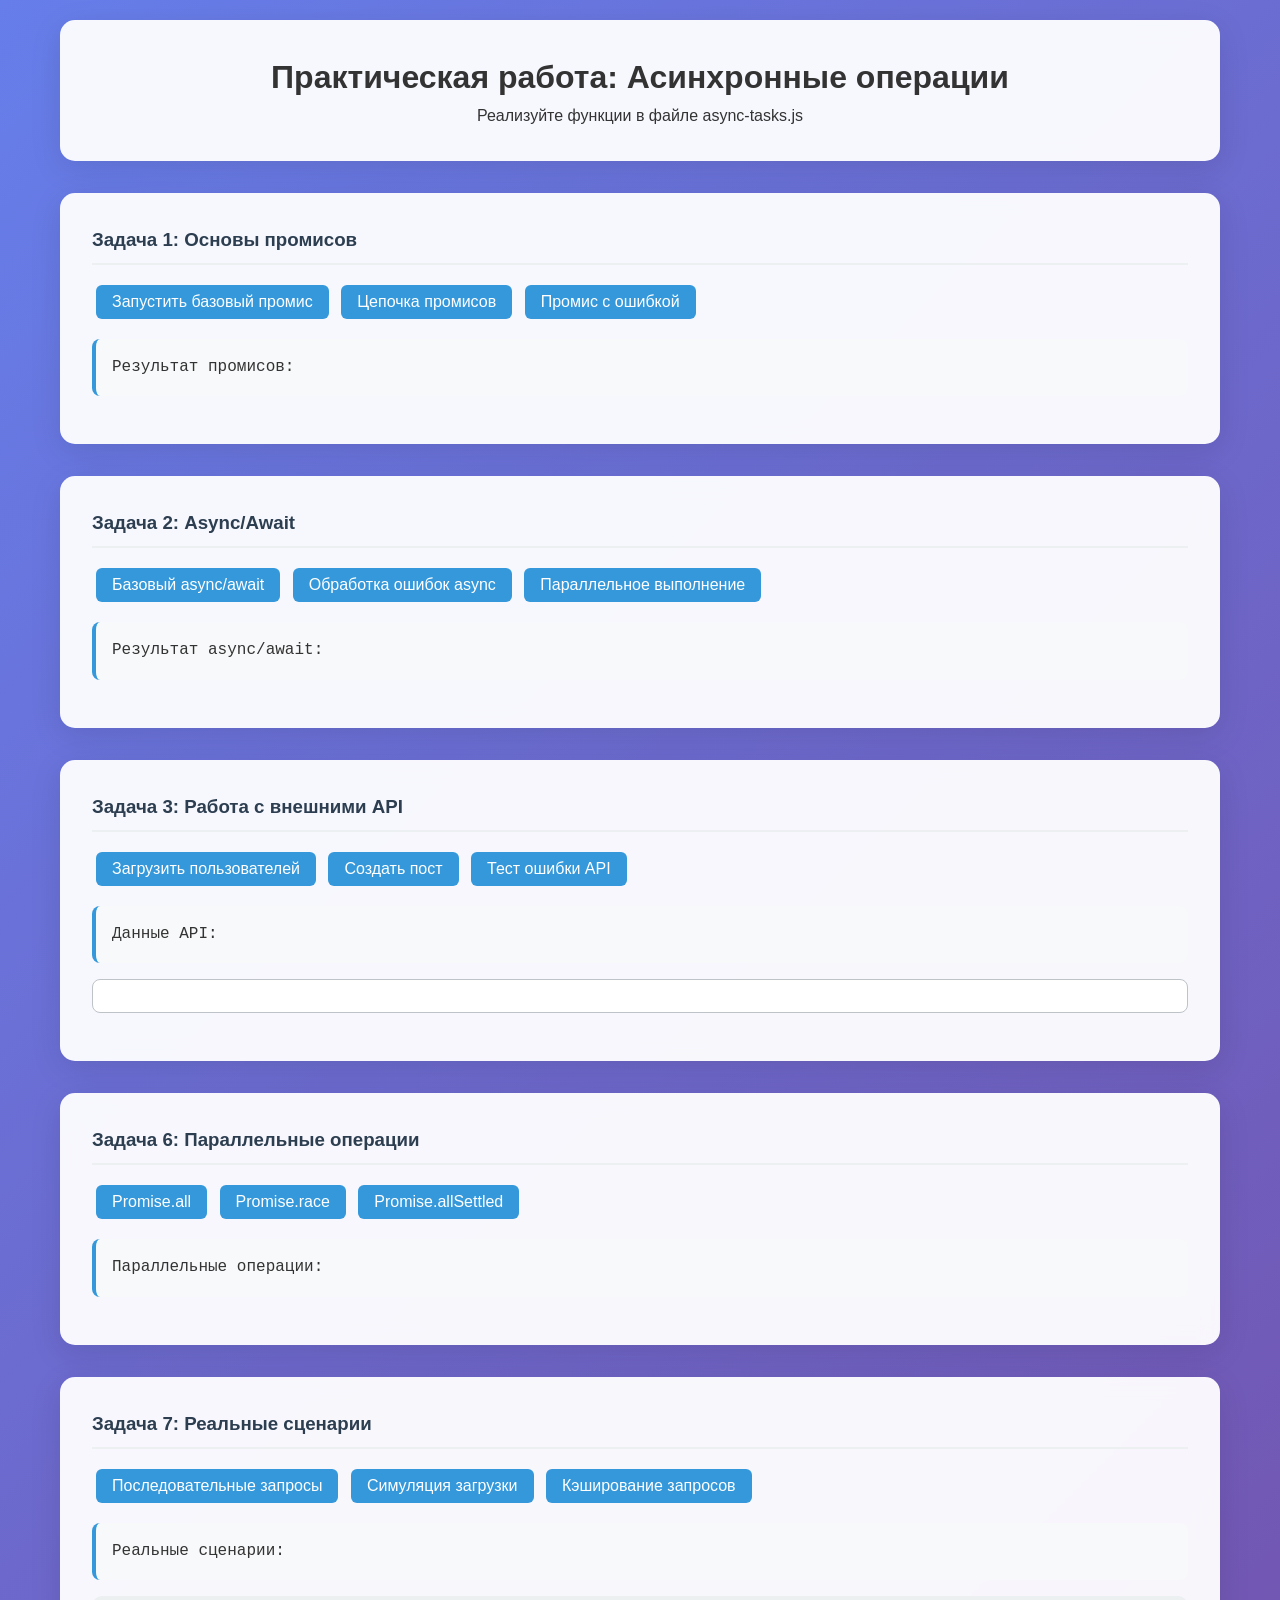
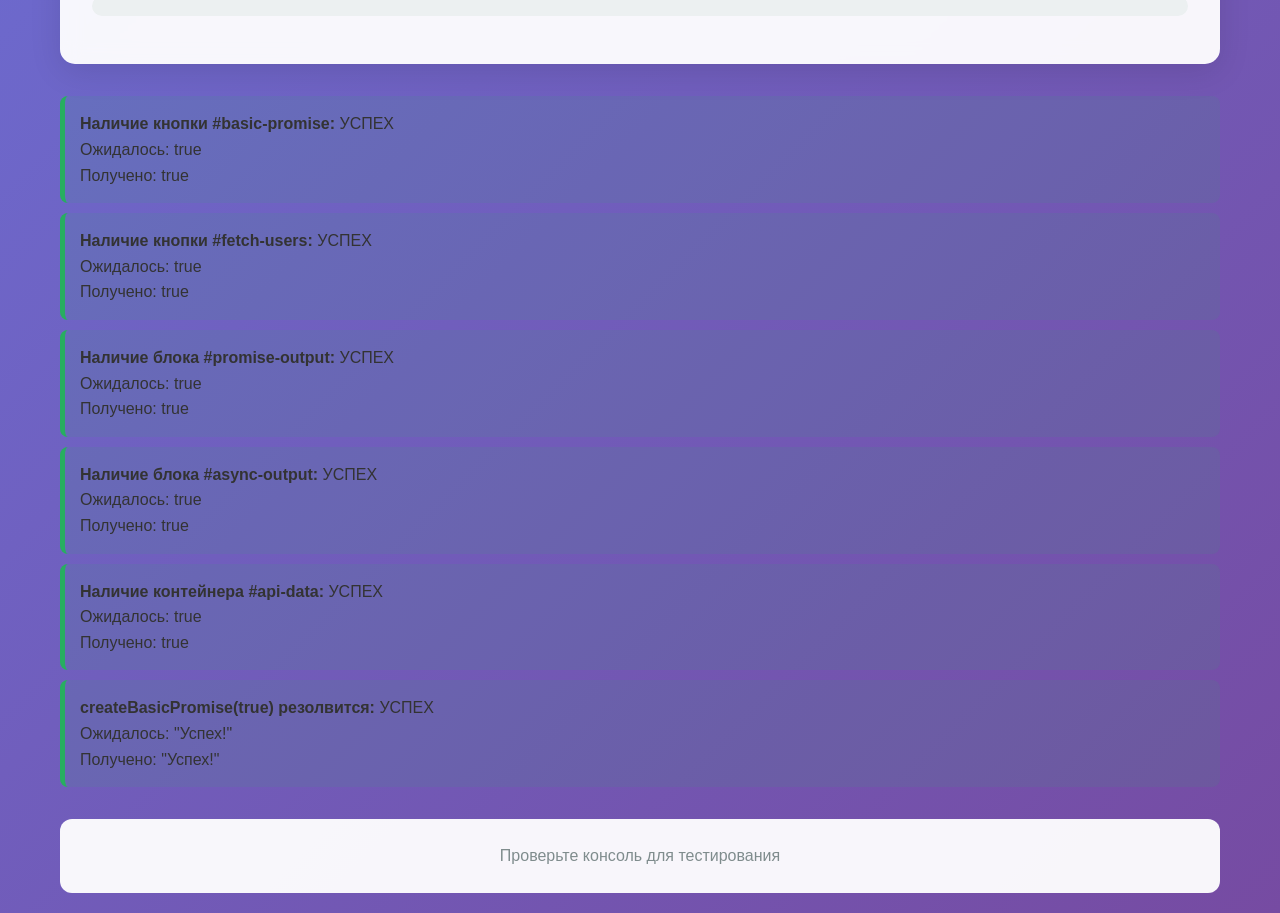
<file: async_operations/index.html>
<!DOCTYPE html>
<html lang="ru">
<head>
    <meta charset="UTF-8">
    <meta name="viewport" content="width=device-width, initial-scale=1.0">
    <title>Асинхронные операции JavaScript</title>
    <link rel="stylesheet" href="styles.css">
</head>
<body>
    <div class="container">
        <header id="main-header">
            <h1>Практическая работа: Асинхронные операции</h1>
            <p>Реализуйте функции в файле async-tasks.js</p>
        </header>

        <section id="tasks-section">
            <div class="task-area" id="task1">
                <h3>Задача 1: Основы промисов</h3>
                <div class="promise-demo">
                    <button id="basic-promise">Запустить базовый промис</button>
                    <button id="promise-chain">Цепочка промисов</button>
                    <button id="promise-error">Промис с ошибкой</button>
                    <div id="promise-output" class="output">Результат промисов: </div>
                </div>
            </div>

            <div class="task-area" id="task2">
                <h3>Задача 2: Async/Await</h3>
                <div class="async-demo">
                    <button id="basic-async">Базовый async/await</button>
                    <button id="async-error">Обработка ошибок async</button>
                    <button id="async-parallel">Параллельное выполнение</button>
                    <div id="async-output" class="output">Результат async/await: </div>
                </div>
            </div>

            <div class="task-area" id="task3">
                <h3>Задача 3: Работа с внешними API</h3>
                <div class="api-demo">
                    <button id="fetch-users">Загрузить пользователей</button>
                    <button id="fetch-post">Создать пост</button>
                    <button id="fetch-error">Тест ошибки API</button>
                    <div id="api-output" class="output">Данные API: </div>
                    <div id="api-data" class="data-container"></div>
                </div>
            </div>

            <div class="task-area" id="task6">
                <h3>Задача 6: Параллельные операции</h3>
                <div class="parallel-demo">
                    <button id="promise-all">Promise.all</button>
                    <button id="promise-race">Promise.race</button>
                    <button id="promise-allSettled">Promise.allSettled</button>
                    <div id="parallel-output" class="output">Параллельные операции: </div>
                </div>
            </div>

            <div class="task-area" id="task7">
                <h3>Задача 7: Реальные сценарии</h3>
                <div class="real-scenarios">
                    <button id="sequential-requests">Последовательные запросы</button>
                    <button id="upload-simulation">Симуляция загрузки</button>
                    <button id="cache-requests">Кэширование запросов</button>
                    <div id="scenario-output" class="output">Реальные сценарии: </div>
                    <div class="progress-bar">
                        <div class="progress-fill" id="progress-fill"></div>
                    </div>
                </div>
            </div>
        </section>

        <footer id="main-footer">
            <p>Проверьте консоль для тестирования</p>
        </footer>
    </div>

    <script src="async-tasks.js"></script>
    <script src="async-tests.js"></script>
</body>
</html>
</file>
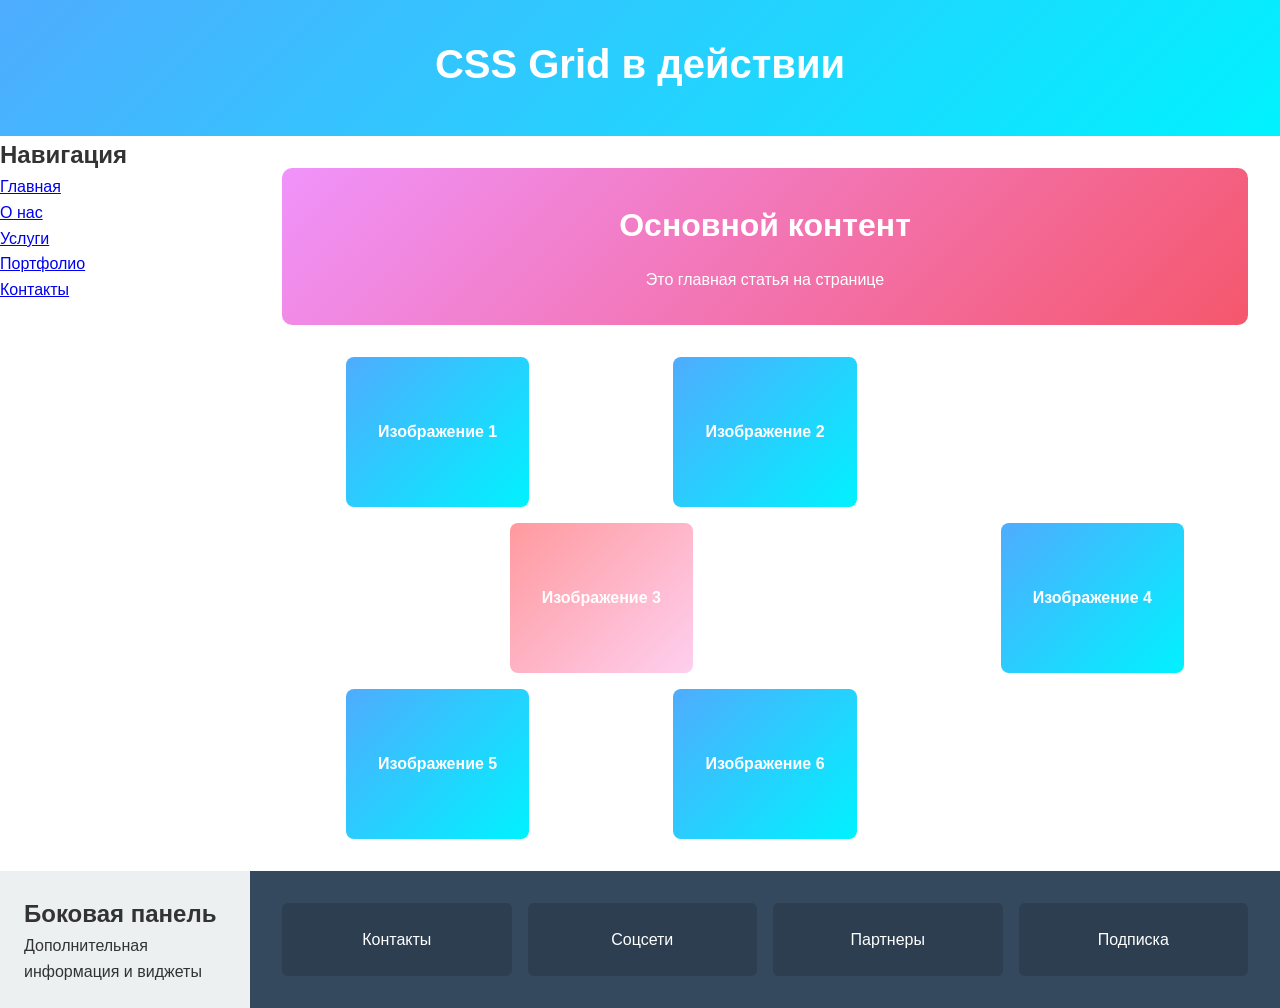
<file: css_grid_practice/index.html>
<!DOCTYPE html>
<html lang="ru">
<head>
    <meta charset="UTF-8">
    <meta name="viewport" content="width=device-width, initial-scale=1.0">
    <title>CSS Grid Layout</title>
    <link rel="stylesheet" href="reset.css">
    <link rel="stylesheet" href="styles.css">
</head>
<body>
    <div class="grid-container">
        <header class="header">
            <h1>CSS Grid в действии</h1>
        </header>
        
        <nav class="navigation">
            <h2>Навигация</h2>
            <ul>
                <li><a href="#">Главная</a></li>
                <li><a href="#">О нас</a></li>
                <li><a href="#">Услуги</a></li>
                <li><a href="#">Портфолио</a></li>
                <li><a href="#">Контакты</a></li>
            </ul>
        </nav>

        <main class="main-content">
            <article class="featured">
                <h2>Основной контент</h2>
                <p>Это главная статья на странице</p>
            </article>
            
            <section class="gallery">
                <div class="gallery-item">Изображение 1</div>
                <div class="gallery-item">Изображение 2</div>
                <div class="gallery-item">Изображение 3</div>
                <div class="gallery-item">Изображение 4</div>
                <div class="gallery-item">Изображение 5</div>
                <div class="gallery-item">Изображение 6</div>
            </section>
        </main>

        <aside class="sidebar">
            <h2>Боковая панель</h2>
            <p>Дополнительная информация и виджеты</p>
        </aside>

        <footer class="footer">
            <div class="footer-section">Контакты</div>
            <div class="footer-section">Соцсети</div>
            <div class="footer-section">Партнеры</div>
            <div class="footer-section">Подписка</div>
        </footer>
    </div>
</body>
</html>
</file>
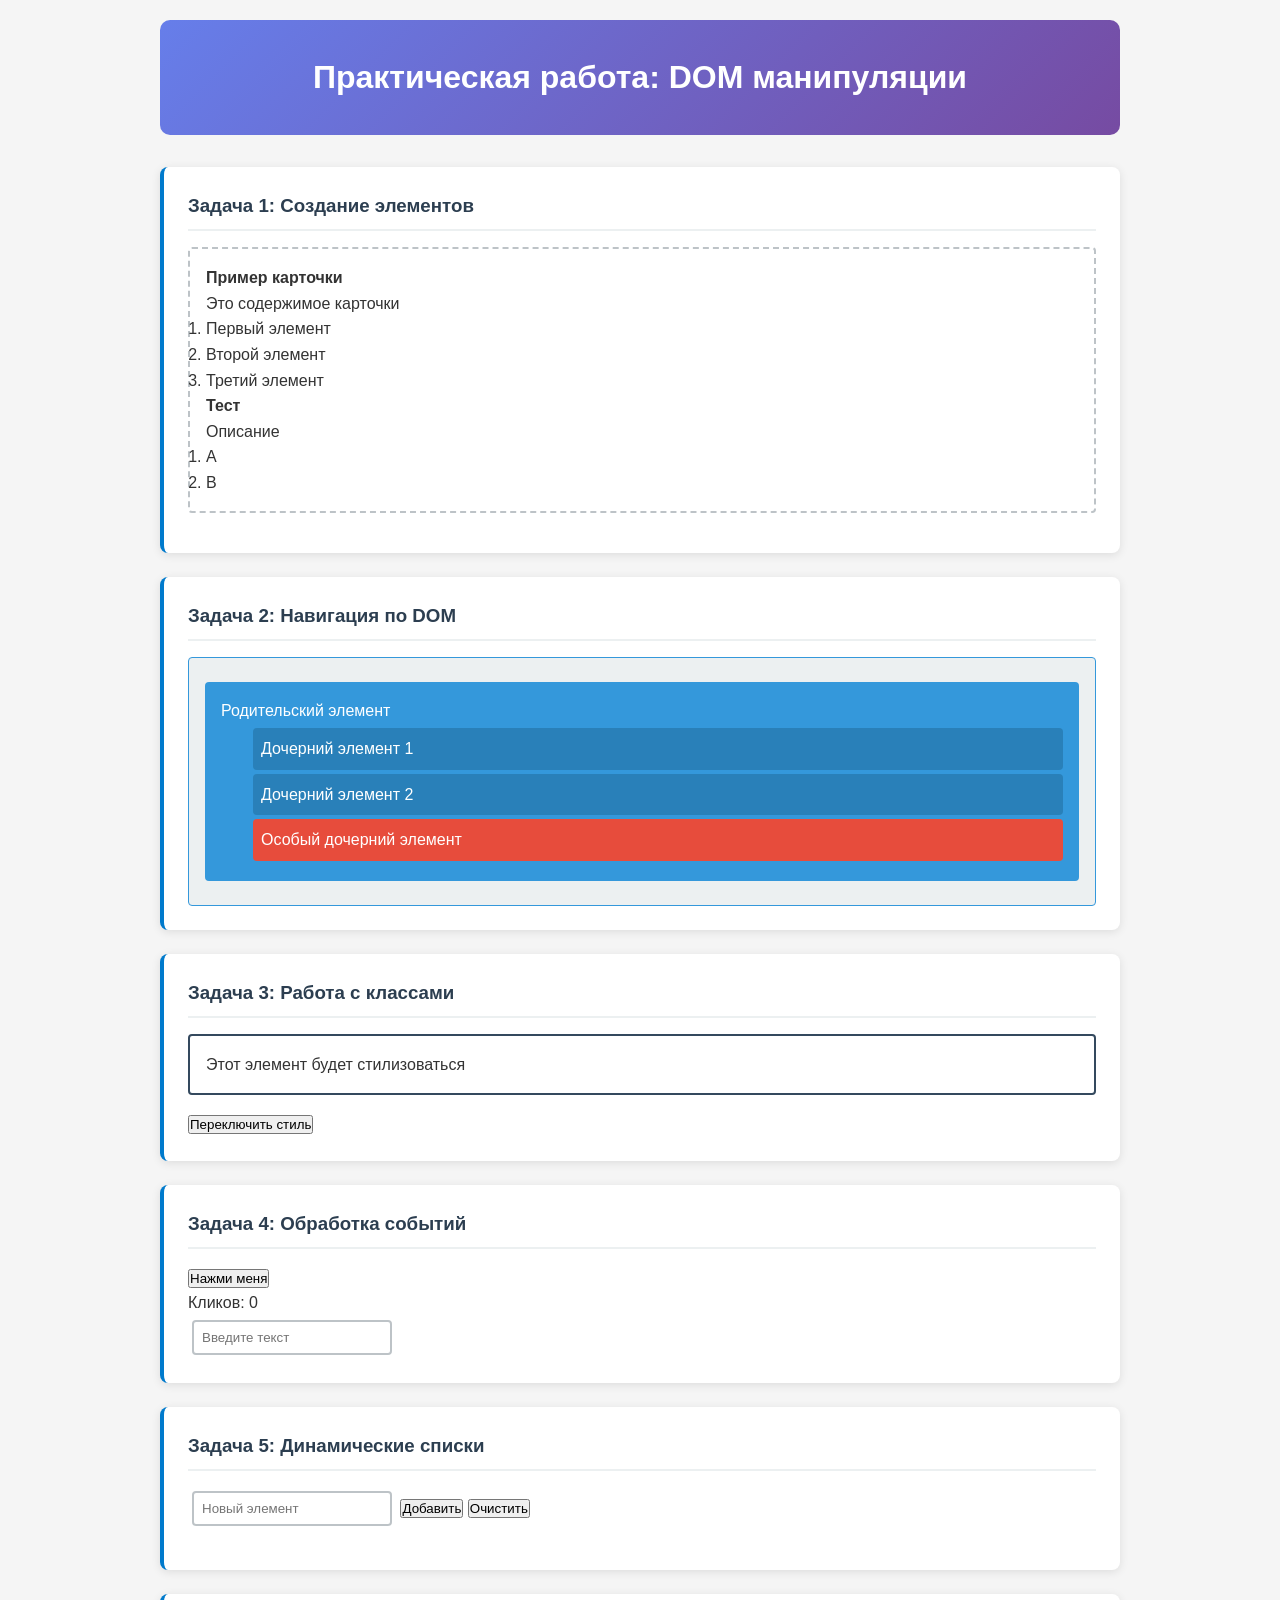
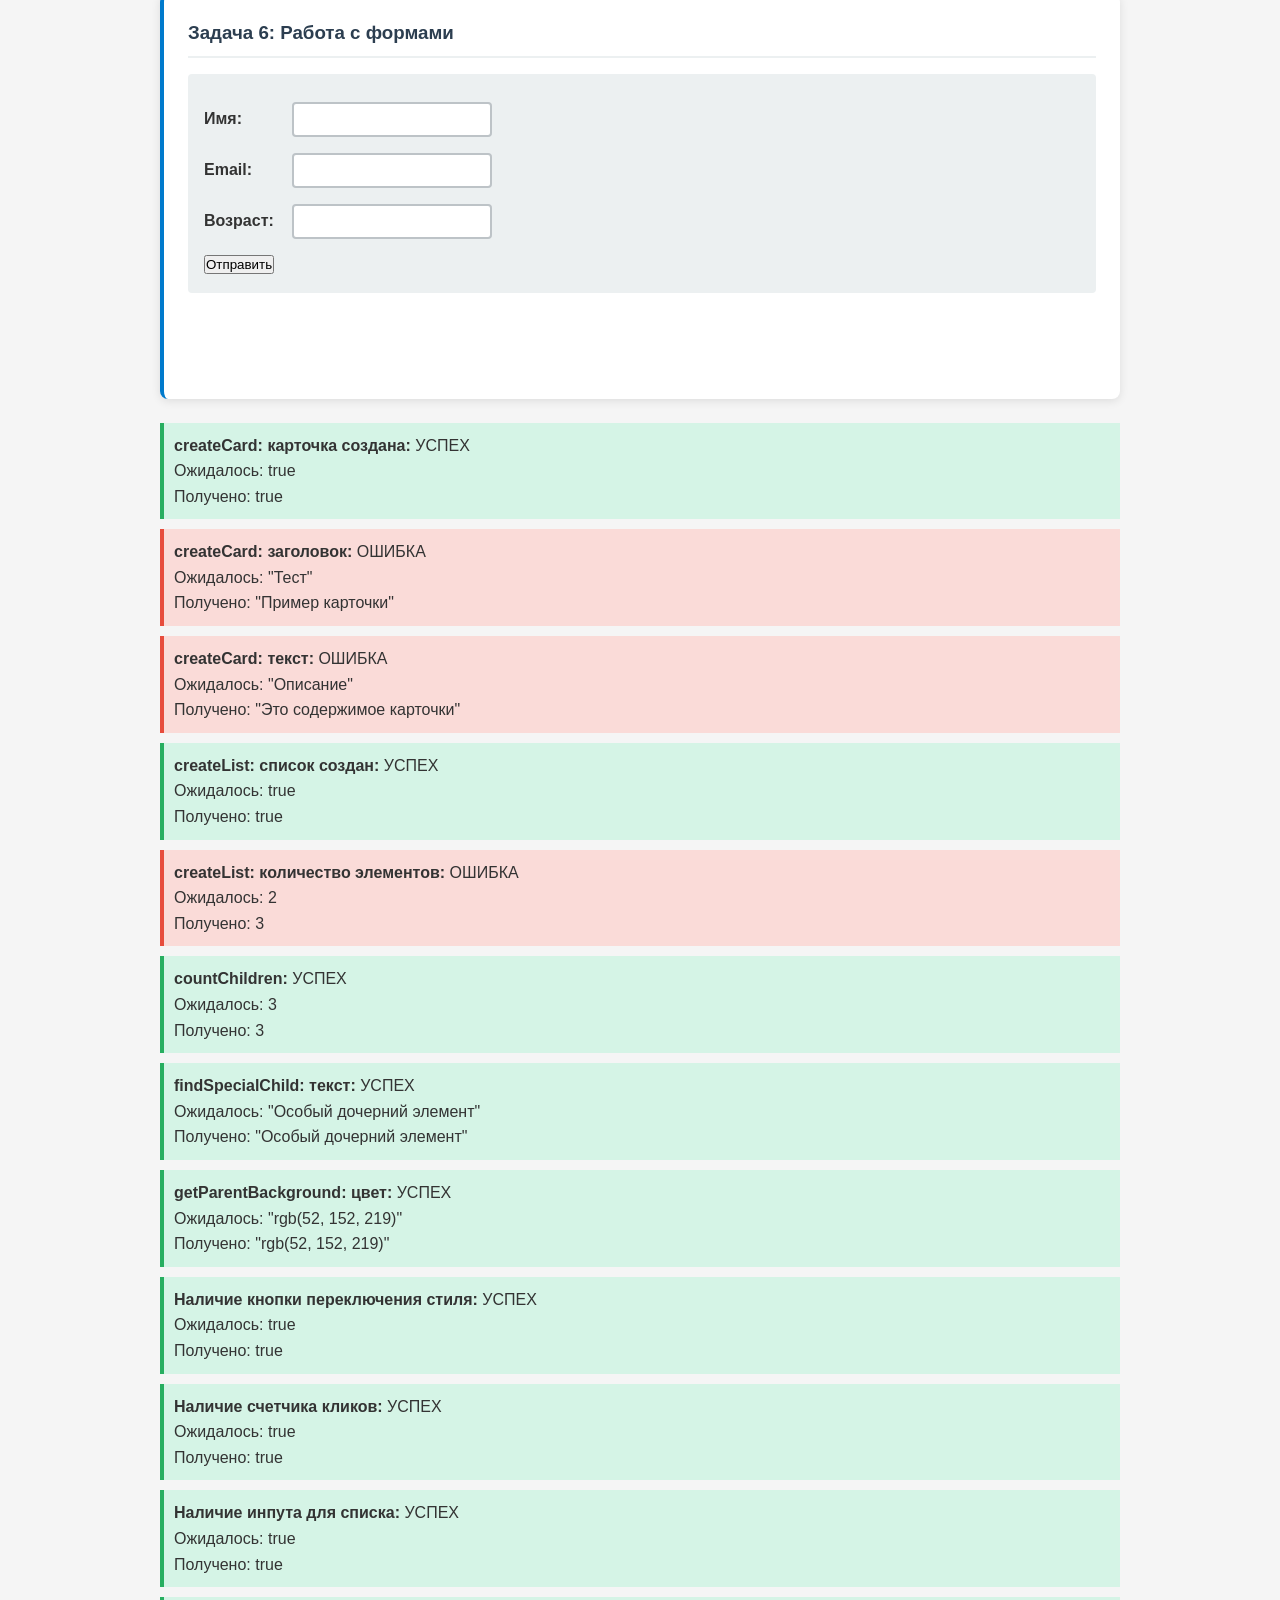
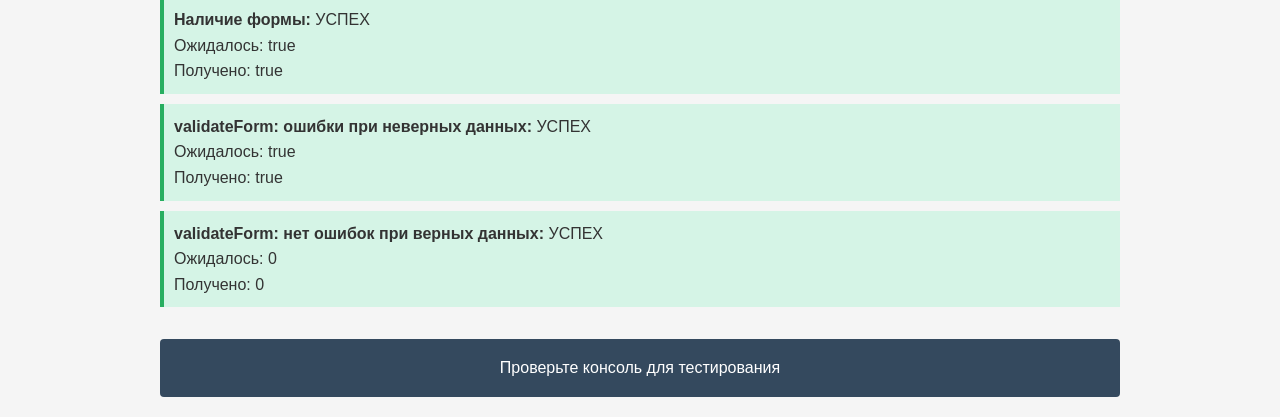
<file: dom_manipulation/index.html>
<!DOCTYPE html>
<html lang="ru">
<head>
    <meta charset="UTF-8">
    <meta name="viewport" content="width=device-width, initial-scale=1.0">
    <title>DOM манипуляции</title>
    <link rel="stylesheet" href="styles.css">
</head>
<body>
    <div class="container">
        <header id="main-header">
            <h1>Практическая работа: DOM манипуляции</h1>
        </header>

        <section id="tasks-section">
            <div class="task-area" id="task1">
                <h3>Задача 1: Создание элементов</h3>
                <div class="target" id="target1"></div>
            </div>

            <div class="task-area" id="task2">
                <h3>Задача 2: Навигация по DOM</h3>
                <div class="family-tree">
                    <div class="parent" id="parent-element">
                        Родительский элемент
                        <div class="child">Дочерний элемент 1</div>
                        <div class="child">Дочерний элемент 2</div>
                        <div class="child special">Особый дочерний элемент</div>
                    </div>
                </div>
            </div>

            <div class="task-area" id="task3">
                <h3>Задача 3: Работа с классами</h3>
                <div class="style-demo" id="style-target">
                    Этот элемент будет стилизоваться
                </div>
                <button id="toggle-style">Переключить стиль</button>
            </div>

            <div class="task-area" id="task4">
                <h3>Задача 4: Обработка событий</h3>
                <div class="event-area">
                    <button id="click-btn">Нажми меня</button>
                    <div id="click-counter">Кликов: 0</div>
                    <input type="text" id="text-input" placeholder="Введите текст">
                    <div id="input-display"></div>
                </div>
            </div>

            <div class="task-area" id="task5">
                <h3>Задача 5: Динамические списки</h3>
                <div class="list-controls">
                    <input type="text" id="item-input" placeholder="Новый элемент">
                    <button id="add-item">Добавить</button>
                    <button id="clear-list">Очистить</button>
                </div>
                <ul id="dynamic-list"></ul>
            </div>

            <div class="task-area" id="task6">
                <h3>Задача 6: Работа с формами</h3>
                <form id="user-form">
                    <div>
                        <label for="user-name">Имя:</label>
                        <input type="text" id="user-name" required>
                    </div>
                    <div>
                        <label for="user-email">Email:</label>
                        <input type="email" id="user-email" required>
                    </div>
                    <div>
                        <label for="user-age">Возраст:</label>
                        <input type="number" id="user-age" min="1" max="120">
                    </div>
                    <button type="submit">Отправить</button>
                </form>
                <div id="form-output"></div>
            </div>
        </section>

        <footer id="main-footer">
            <p>Проверьте консоль для тестирования</p>
        </footer>
    </div>

    <script src="dom-tasks.js"></script>
    <script src="dom-tests.js"></script>
</body>
</html>
</file>
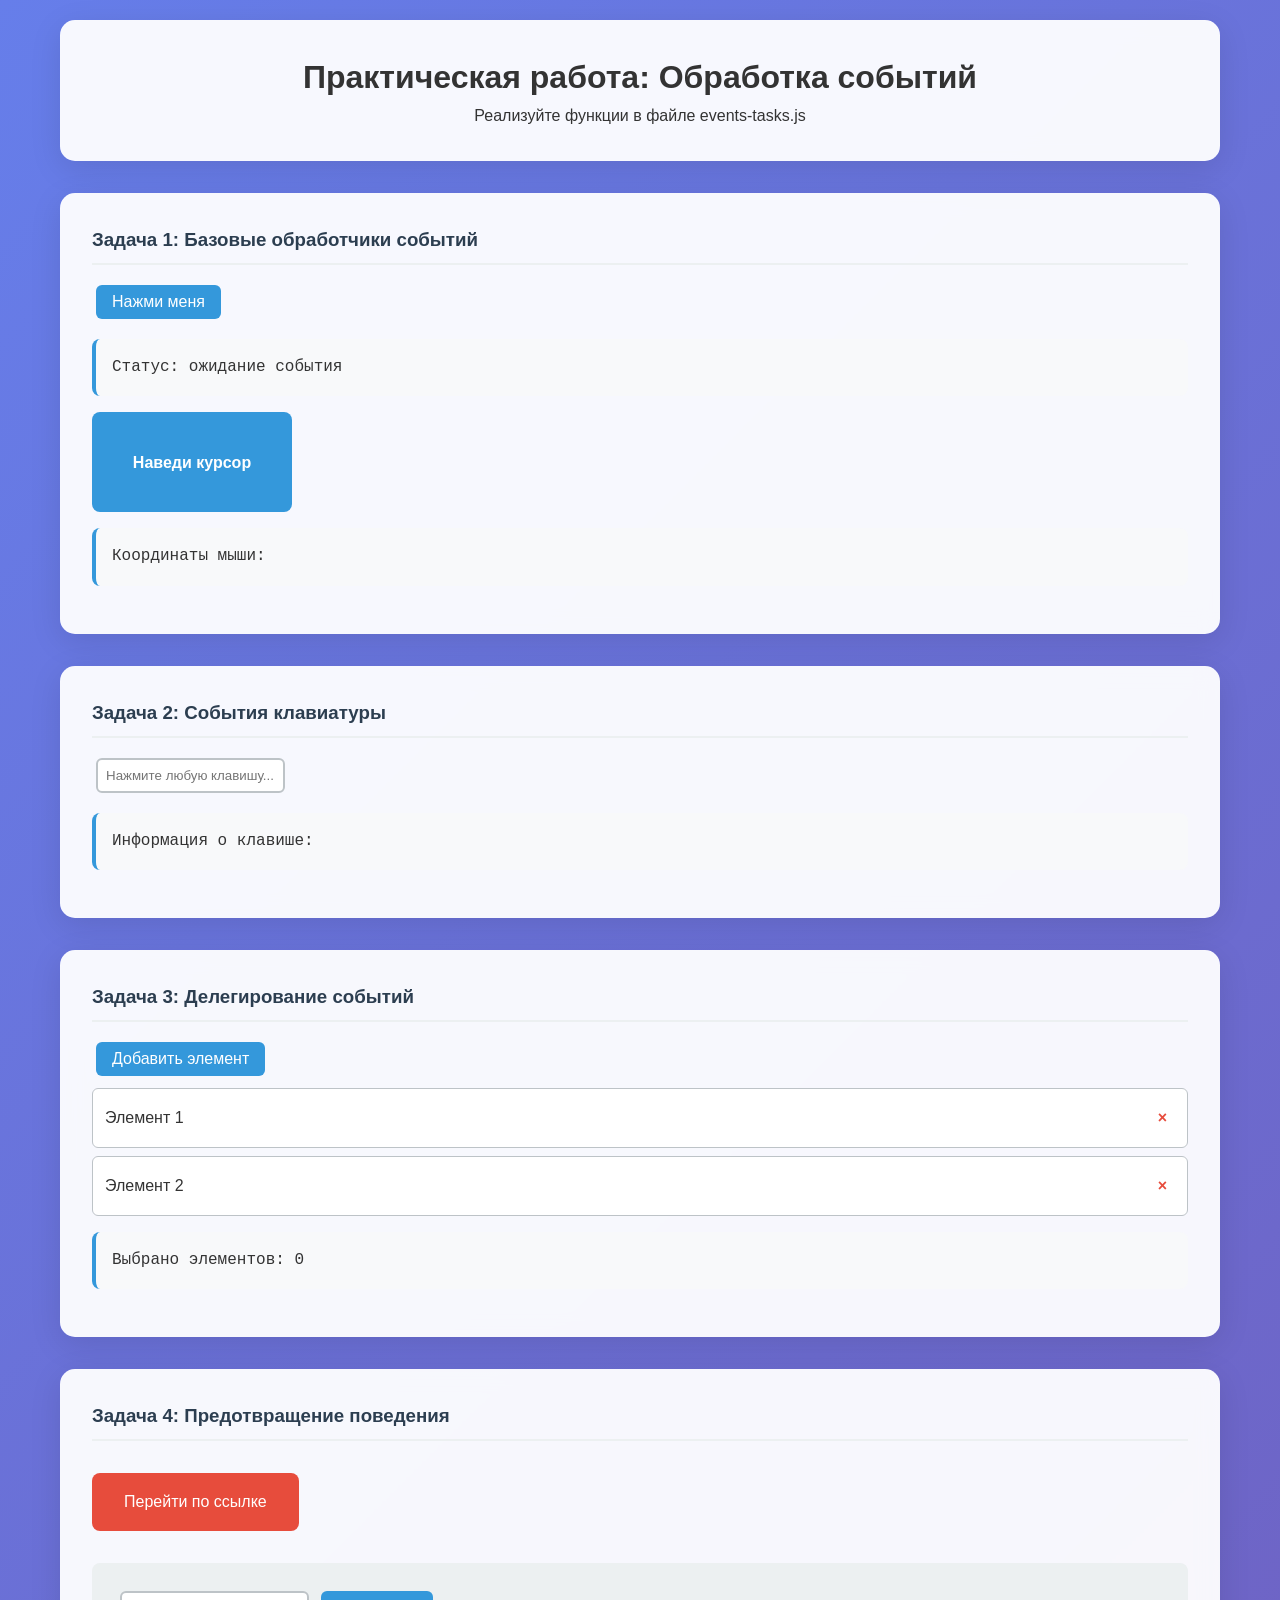
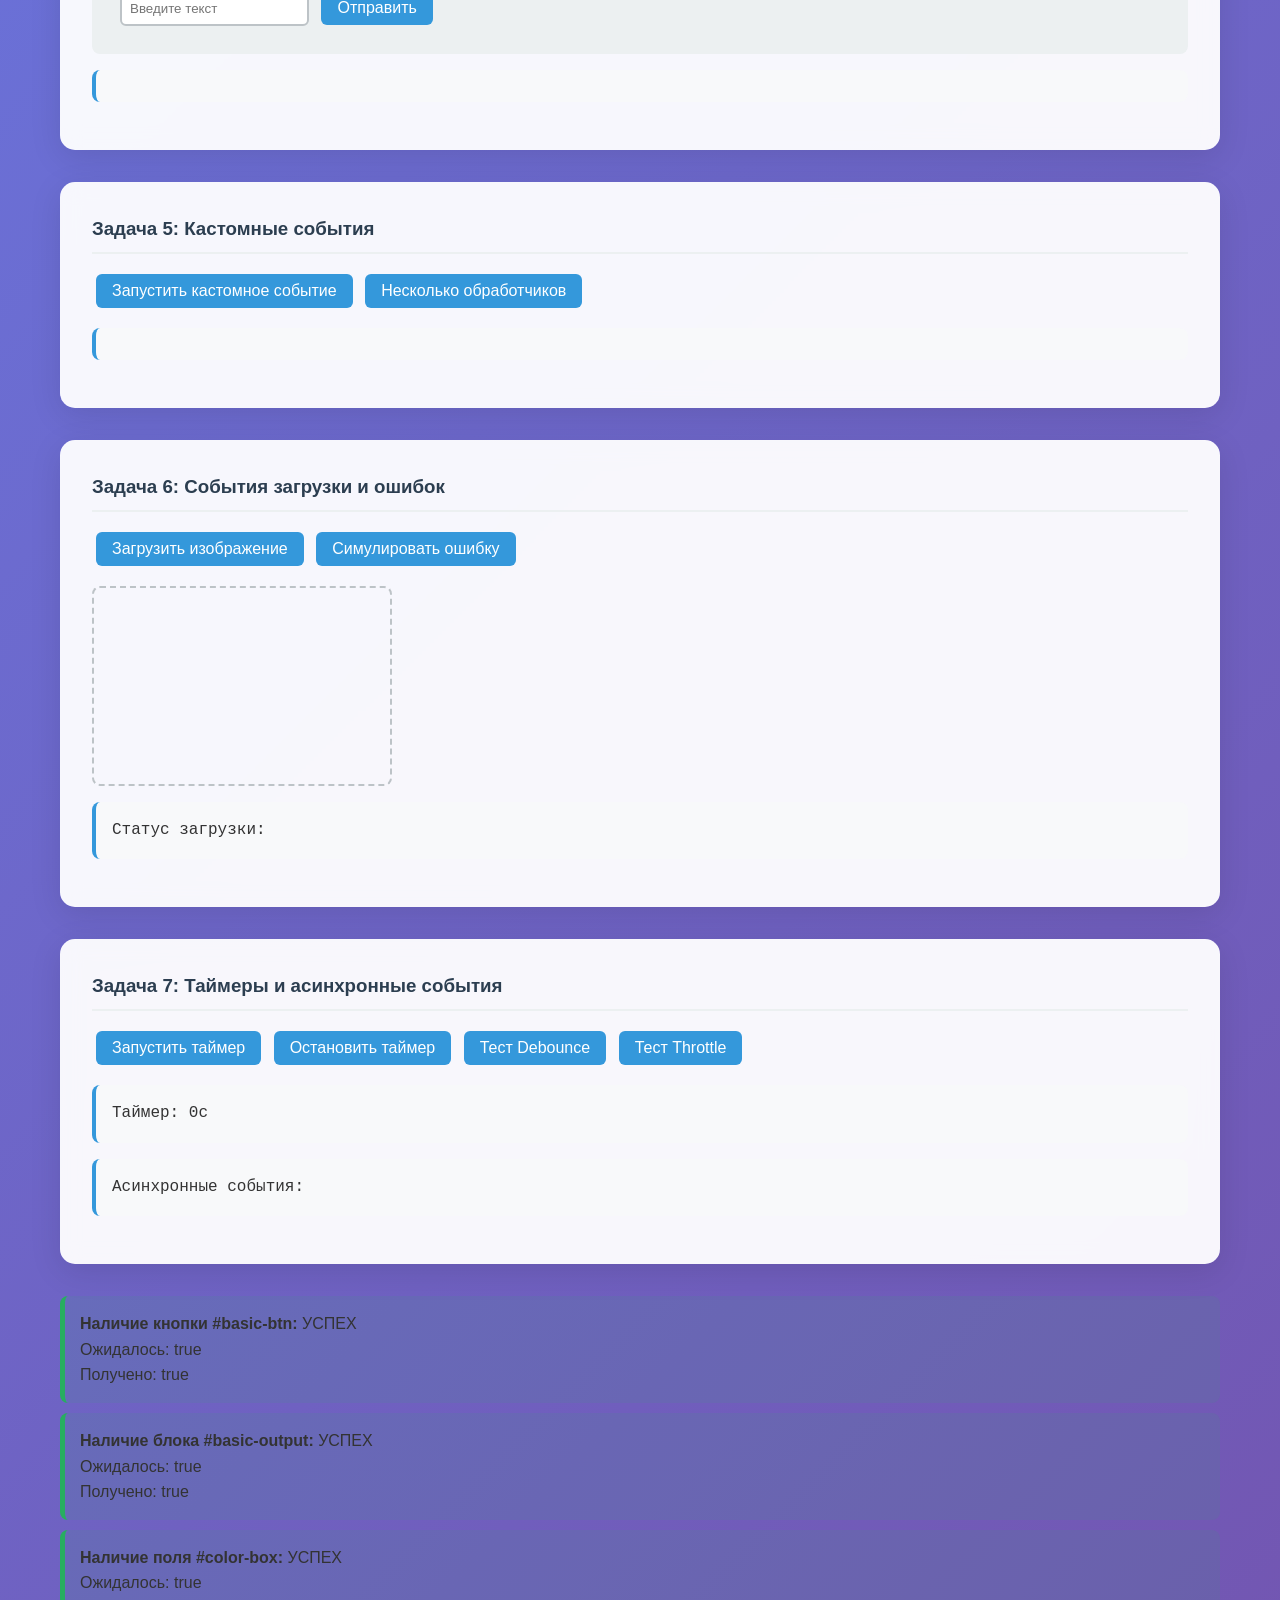
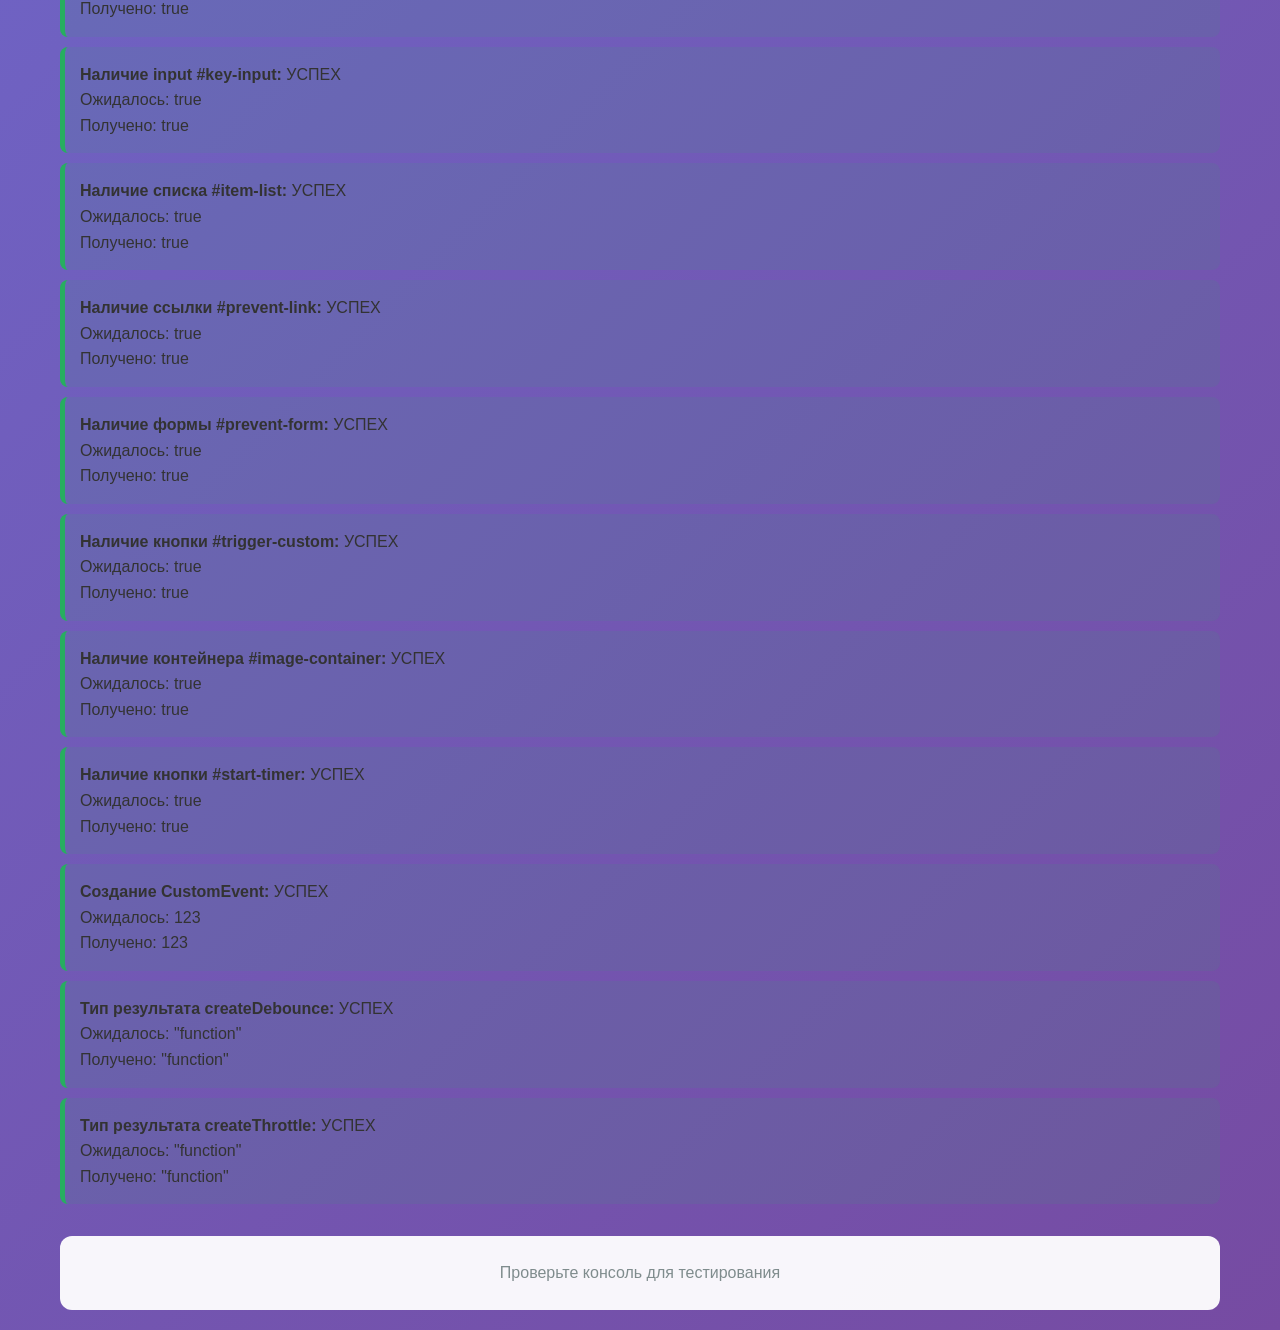
<file: event_handling/index.html>
<!DOCTYPE html>
<html lang="ru">
<head>
    <meta charset="UTF-8">
    <meta name="viewport" content="width=device-width, initial-scale=1.0">
    <title>Обработка событий JavaScript</title>
    <link rel="stylesheet" href="styles.css">
</head>
<body>
    <div class="container">
        <header id="main-header">
            <h1>Практическая работа: Обработка событий</h1>
            <p>Реализуйте функции в файле events-tasks.js</p>
        </header>

        <section id="tasks-section">
            <div class="task-area" id="task1">
                <h3>Задача 1: Базовые обработчики событий</h3>
                <div class="event-demo">
                    <button id="basic-btn">Нажми меня</button>
                    <div id="basic-output" class="output">Статус: ожидание события</div>
                    <div class="color-box" id="color-box">Наведи курсор</div>
                    <div id="mouse-output" class="output">Координаты мыши: </div>
                </div>
            </div>

            <div class="task-area" id="task2">
                <h3>Задача 2: События клавиатуры</h3>
                <div class="keyboard-demo">
                    <input type="text" id="key-input" placeholder="Нажмите любую клавишу...">
                    <div id="key-output" class="output">Информация о клавише: </div>
                </div>
            </div>

            <div class="task-area" id="task3">
                <h3>Задача 3: Делегирование событий</h3>
                <div class="delegation-demo">
                    <button id="add-item-btn">Добавить элемент</button>
                    <ul id="item-list">
                        <li class="item" data-id="1">Элемент 1 <span class="delete">×</span></li>
                        <li class="item" data-id="2">Элемент 2 <span class="delete">×</span></li>
                    </ul>
                    <div id="delegation-output" class="output">Выбрано элементов: 0</div>
                </div>
            </div>

            <div class="task-area" id="task4">
                <h3>Задача 4: Предотвращение поведения</h3>
                <div class="prevention-demo">
                    <a href="https://example.com" id="prevent-link" class="prevent-link">Перейти по ссылке</a>
                    <form id="prevent-form" class="prevent-form">
                        <input type="text" id="prevent-input" placeholder="Введите текст">
                        <button type="submit">Отправить</button>
                    </form>
                    <div id="prevention-output" class="output"></div>
                </div>
            </div>

            <div class="task-area" id="task5">
                <h3>Задача 5: Кастомные события</h3>
                <div class="custom-demo">
                    <button id="trigger-custom">Запустить кастомное событие</button>
                    <button id="multiple-listeners">Несколько обработчиков</button>
                    <div id="custom-output" class="output"></div>
                </div>
            </div>

            <div class="task-area" id="task6">
                <h3>Задача 6: События загрузки и ошибок</h3>
                <div class="loading-demo">
                    <button id="load-image">Загрузить изображение</button>
                    <button id="load-error">Симулировать ошибку</button>
                    <div id="image-container" class="image-container"></div>
                    <div id="loading-output" class="output">Статус загрузки: </div>
                </div>
            </div>

            <div class="task-area" id="task7">
                <h3>Задача 7: Таймеры и асинхронные события</h3>
                <div class="timer-demo">
                    <button id="start-timer">Запустить таймер</button>
                    <button id="stop-timer">Остановить таймер</button>
                    <button id="debounce-btn">Тест Debounce</button>
                    <button id="throttle-btn">Тест Throttle</button>
                    <div id="timer-output" class="output">Таймер: 0с</div>
                    <div id="async-output" class="output">Асинхронные события: </div>
                </div>
            </div>
        </section>

        <footer id="main-footer">
            <p>Проверьте консоль для тестирования</p>
        </footer>
    </div>

    <script src="events-tasks.js"></script>
    <script src="events-tests.js"></script>
</body>
</html>
</file>
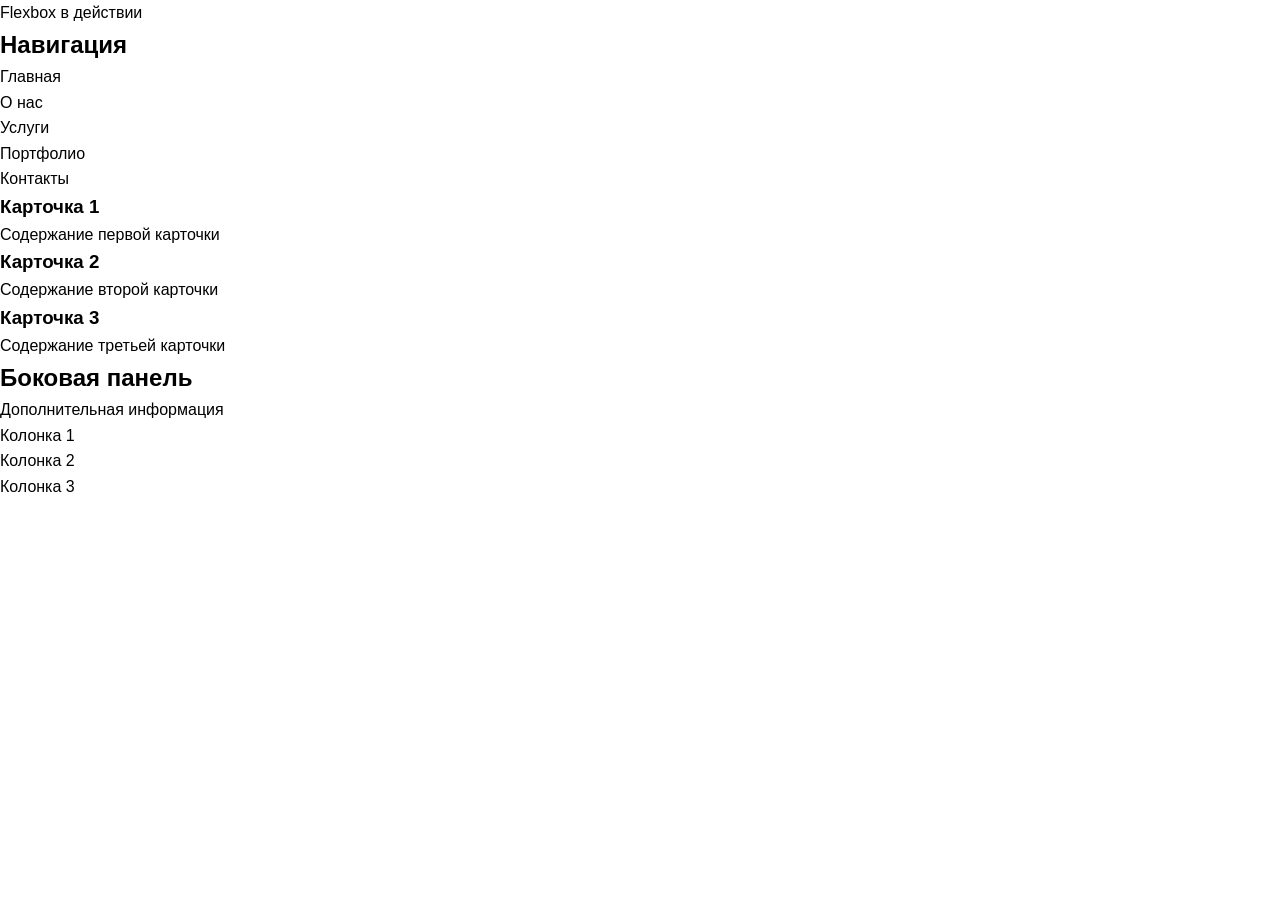
<file: flexbox_practice/index.html>
<DOCTUPE html>
<html lang = "ru">
<head>
  <meta charster="UTF-8">
  <meta name="viewport" content="width-device-width, intilial-scale=1.0">
  <title>Flexbox Layout</title>
  <link rel="stylesheet" href="reset.css">
  <link rel="stylesheet" href="styles.css>
</head>
<body>
    <header class="header">
      <h>Flexbox в действии</h>
    </header>

  <main class="main">
    <nav class="navigator">
      <h2>Навигация</h2>
      <ul>
        <li><ahref="#">Главная</a></li>
        <li><ahref="#">О нас</a></li>
        <li><ahref="#">Услуги</a></li>
        <li><ahref="#">Портфолио</a></li>
        <li><ahref="#">Контакты</a></li>
      </ul>
    </nav>
    <section class="content">
      <article class="card">
        <h3>Карточка 1</h3>
        <p>Содержание первой карточки</p>
      </article>
      <article class="card">
        <h3>Карточка 2</h3>
        <p>Содержание второй карточки</p>
      </article>
      <article class="card">
        <h3>Карточка 3</h3>
        <p>Содержание третьей карточки</p>
      </article>
    </section>
    <aside class="sidebar">
      <h2>Боковая панель</h2>
      <p>Дополнительная информация</p>
    </aside>
  </main>

  <footer class="footer">
    <div class="footer-content">
      <div class="footer-section">Колонка 1</div>
      <div class="footer-section">Колонка 2</div>
      <div class="footer-section">Колонка 3</div>
    </div>
  </footer>
</body>
</html>
</body>
</file>
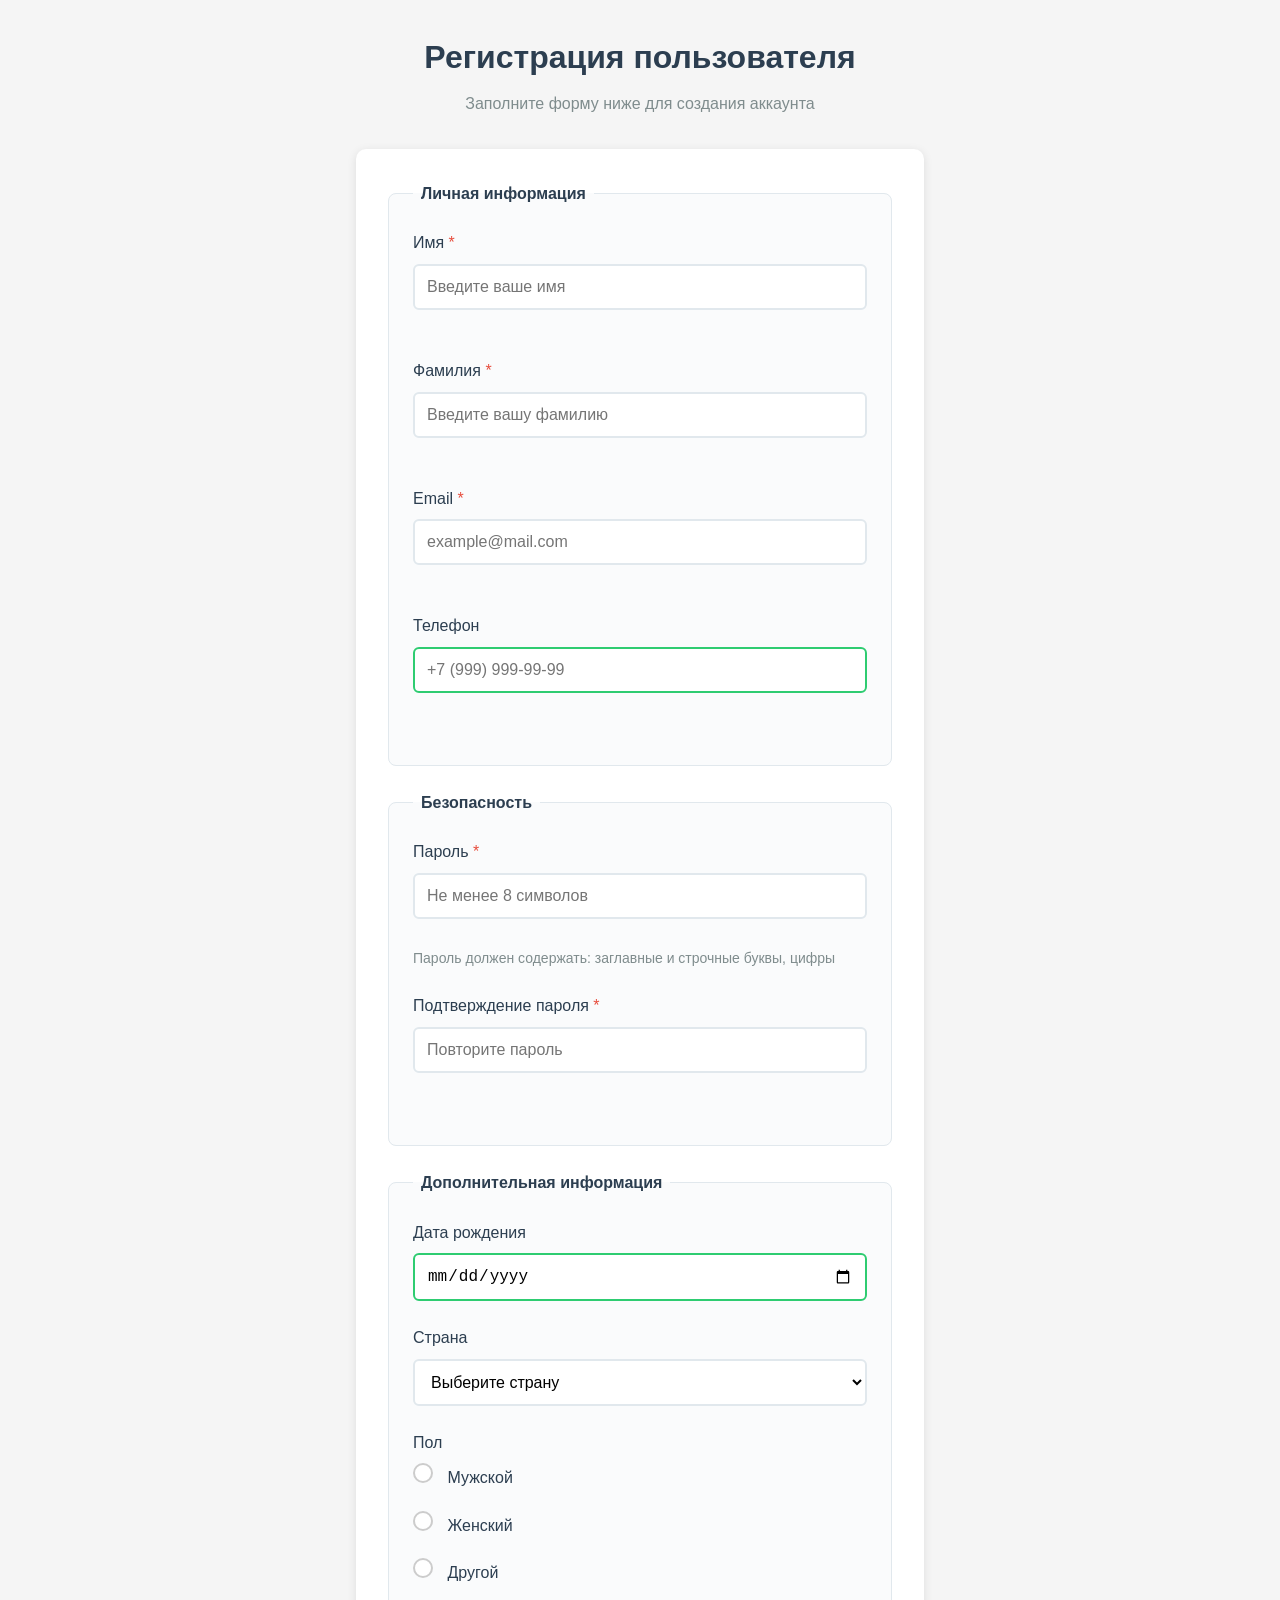
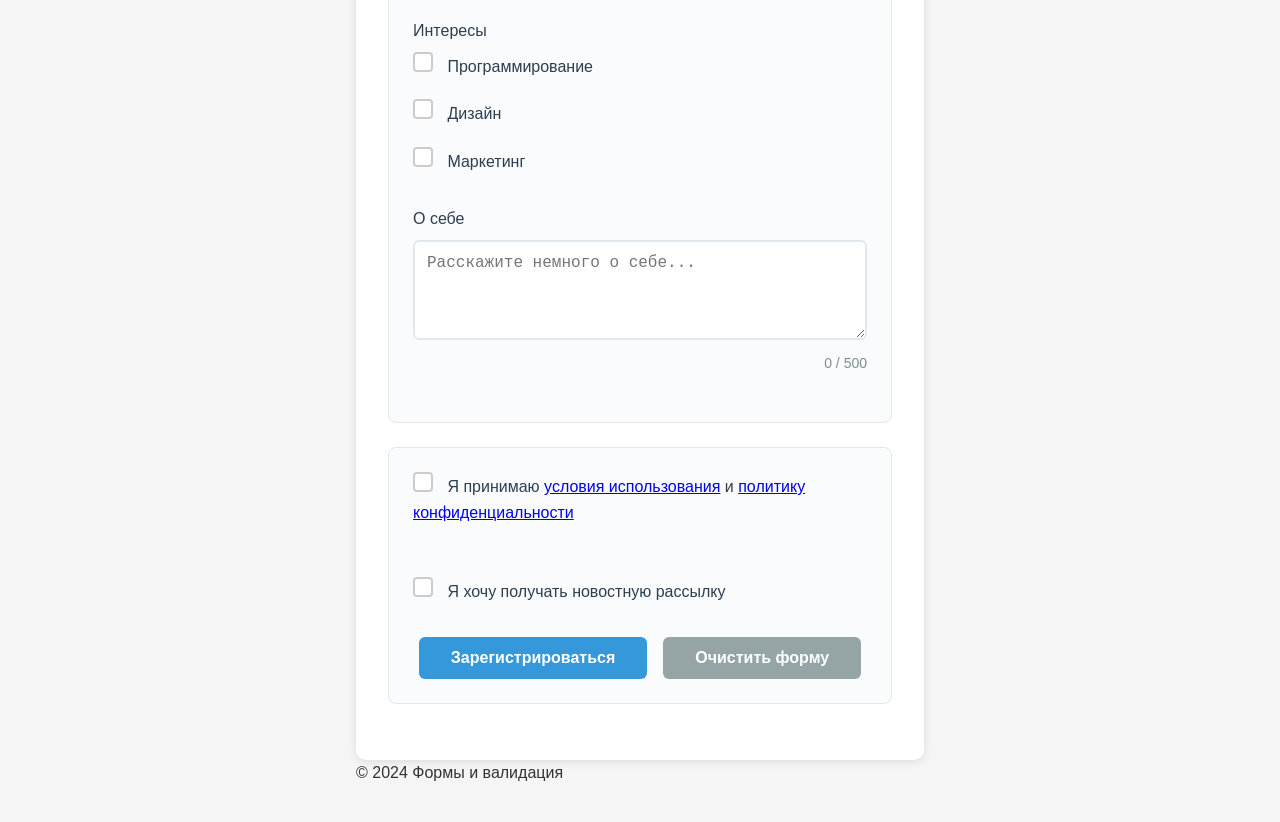
<file: forms_validation/index.html>
<!DOCTYPE html>
<html lang="ru">
<head>
    <meta charset="UTF-8">
    <meta name="viewport" content="width=device-width, initial-scale=1.0">
    <title>Вёрстка и валидация форм</title>
    <link rel="stylesheet" href="reset.css">
    <link rel="stylesheet" href="styles.css">
</head>
<body>
    <div class="container">
        <header class="header">
            <h1>Регистрация пользователя</h1>
            <p>Заполните форму ниже для создания аккаунта</p>
        </header>

        <main class="main">
            <form class="registration-form" id="registrationForm" novalidate>
                <fieldset class="form-section">
                    <legend>Личная информация</legend>
                    <div class="form-group">
                        <label for="firstName" class="required">Имя</label>
                        <input type="text" id="firstName" name="firstName" required minlength="2" maxlength="50" placeholder="Введите ваше имя">
                        <span class="error-message" id="firstNameError"></span>
                    </div>
                    <div class="form-group">
                        <label for="lastName" class="required">Фамилия</label>
                        <input type="text" id="lastName" name="lastName" required minlength="2" maxlength="50" placeholder="Введите вашу фамилию">
                        <span class="error-message" id="lastNameError"></span>
                    </div>
                    <div class="form-group">
                        <label for="email" class="required">Email</label>
                        <input type="email" id="email" name="email" required placeholder="example@mail.com">
                        <span class="error-message" id="emailError"></span>
                    </div>
                    <div class="form-group">
                        <label for="phone">Телефон</label>
                        <input type="tel" id="phone" name="phone" pattern="^\+?[0-9\s\-\(\)]{10,20}$" placeholder="+7 (999) 999-99-99">
                        <span class="error-message" id="phoneError"></span>
                    </div>
                </fieldset>

                <fieldset class="form-section">
                    <legend>Безопасность</legend>
                    <div class="form-group">
                        <label for="password" class="required">Пароль</label>
                        <input type="password" id="password" name="password" required minlength="8" pattern="^(?=.*[a-z])(?=.*[A-Z])(?=.*\d).+$" placeholder="Не менее 8 символов">
                        <span class="error-message" id="passwordError"></span>
                        <div class="password-requirements">
                            Пароль должен содержать: заглавные и строчные буквы, цифры
                        </div>
                    </div>
                    <div class="form-group">
                        <label for="confirmPassword" class="required">Подтверждение пароля</label>
                        <input type="password" id="confirmPassword" name="confirmPassword" required placeholder="Повторите пароль">
                        <span class="error-message" id="confirmPasswordError"></span>
                    </div>
                </fieldset>

                <fieldset class="form-section">
                    <legend>Дополнительная информация</legend>
                    <div class="form-group">
                        <label for="birthDate">Дата рождения</label>
                        <input type="date" id="birthDate" name="birthDate" min="1900-01-01" max="2024-12-31">
                    </div>
                    <div class="form-group">
                        <label for="country">Страна</label>
                        <select id="country" name="country">
                            <option value="">Выберите страну</option>
                            <option value="ru">Россия</option>
                            <option value="kz">Казахстан</option>
                            <option value="by">Беларусь</option>
                            <option value="other">Другая</option>
                        </select>
                    </div>
                    <div class="form-group">
                        <label>Пол</label>
                        <div class="radio-group">
                            <label class="radio-label">
                                <input type="radio" name="gender" value="male">
                                <span class="radio-custom"></span>
                                Мужской
                            </label>
                            <label class="radio-label">
                                <input type="radio" name="gender" value="female">
                                <span class="radio-custom"></span>
                                Женский
                            </label>
                            <label class="radio-label">
                                <input type="radio" name="gender" value="other">
                                <span class="radio-custom"></span>
                                Другой
                            </label>
                        </div>
                    </div>
                    <div class="form-group">
                        <label>Интересы</label>
                        <div class="checkbox-group">
                            <label class="checkbox-label">
                                <input type="checkbox" name="interests" value="programming">
                                <span class="checkbox-custom"></span>
                                Программирование
                            </label>
                            <label class="checkbox-label">
                                <input type="checkbox" name="interests" value="design">
                                <span class="checkbox-custom"></span>
                                Дизайн
                            </label>
                            <label class="checkbox-label">
                                <input type="checkbox" name="interests" value="marketing">
                                <span class="checkbox-custom"></span>
                                Маркетинг
                            </label>
                        </div>
                    </div>
                    <div class="form-group">
                        <label for="bio">О себе</label>
                        <textarea id="bio" name="bio" rows="4" placeholder="Расскажите немного о себе..." maxlength="500"></textarea>
                        <div class="char-counter">
                            <span id="charCount">0</span> / 500
                        </div>
                    </div>
                </fieldset>

                <div class="form-section">
                    <div class="form-group">
                        <label class="checkbox-label">
                            <input type="checkbox" id="terms" name="terms" required>
                            <span class="checkbox-custom"></span>
                            Я принимаю <a href="#">условия использования</a> и <a href="#">политику конфиденциальности</a>
                        </label>
                        <span class="error-message" id="termsError"></span>
                    </div>
                    <div class="form-group">
                        <label class="checkbox-label">
                            <input type="checkbox" id="newsletter" name="newsletter">
                            <span class="checkbox-custom"></span>
                            Я хочу получать новостную рассылку
                        </label>
                    </div>
                    <div class="form-actions">
                        <button type="submit" class="btn btn-primary">Зарегистрироваться</button>
                        <button type="reset" class="btn btn-secondary">Очистить форму</button>
                    </div>
                </div>
            </form>
        </main>

        <footer class="footer">
            <p>&copy; 2024 Формы и валидация</p>
        </footer>
    </div>
    <script src="script.js"></script>
</body>
</html>
</file>
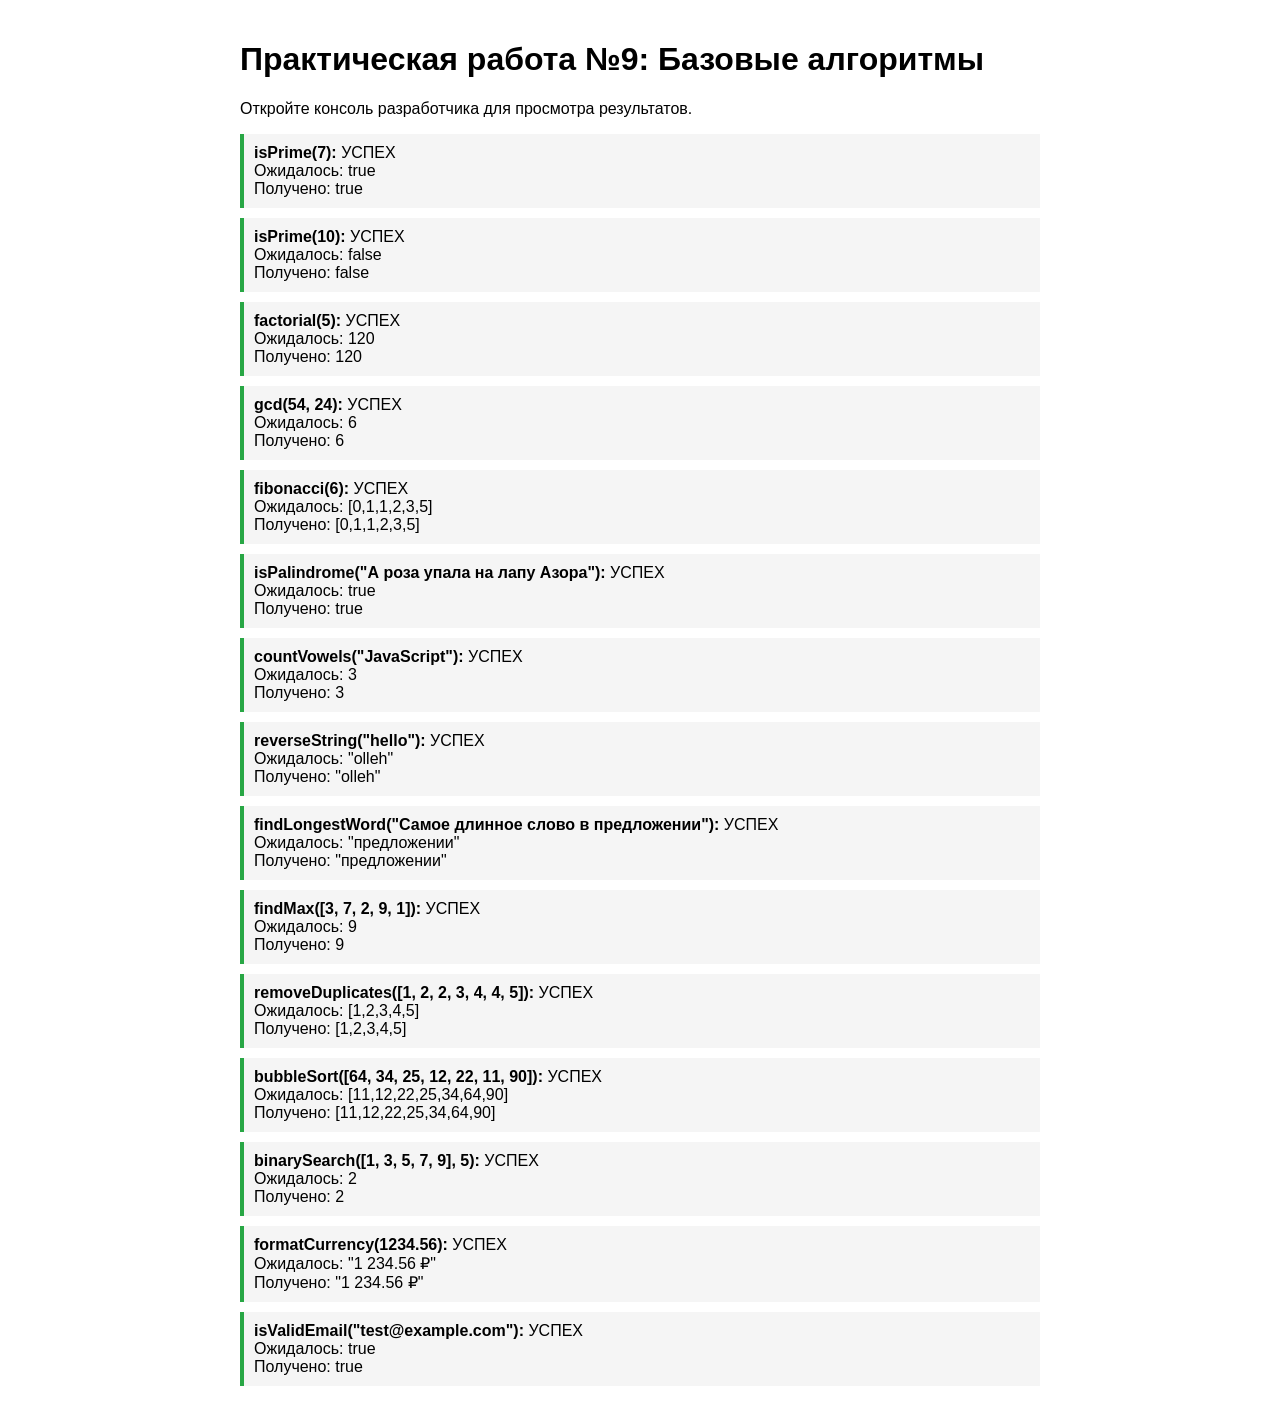
<file: js_algorithms/index.html>
<!DOCTYPE html>
<html lang="ru">
<head>
    <meta charset="UTF-8">
    <meta name="viewport" content="width=device-width, initial-scale=1.0">
    <title>JavaScript: Базовые алгоритмы</title>
    <style>
        body {
            font-family: Arial, sans-serif;
            max-width: 800px;
            margin: 0 auto;
            padding: 20px;
        }
        .test-result {
            margin: 10px 0;
            padding: 10px;
            border-left: 4px solid #007acc;
            background: #f5f5f5;
        }
        .success { border-color: #28a745; }
        .error { border-color: #dc3545; }
    </style>
</head>
<body>
    <h1>Практическая работа №9: Базовые алгоритмы</h1>
    <p>Откройте консоль разработчика для просмотра результатов.</p>
    <div id="testResults"></div>

    <script src="algorithms.js"></script>
    <script src="tests.js"></script>
</body>
</html>
</file>
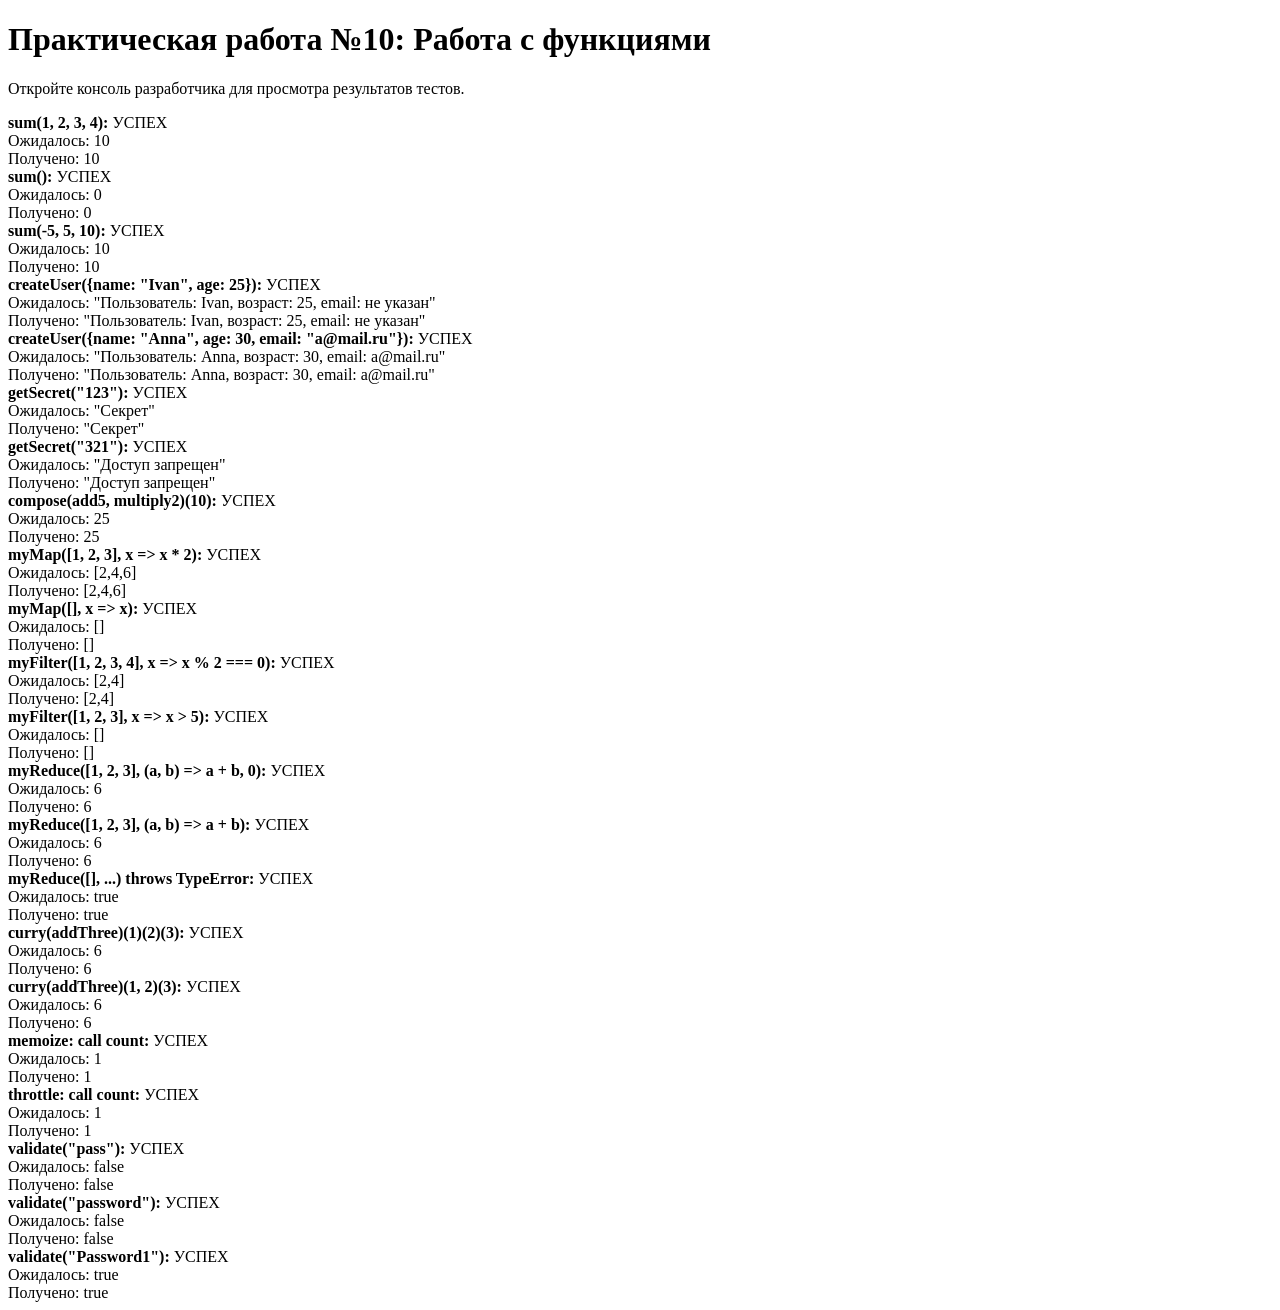
<file: js_functions/index.html>
<!DOCTYPE html>
<html lang="ru">
<head>
    <meta charset="UTF-8">
    <meta name="viewport" content="width=device-width, initial-scale=1.0">
    <title>JavaScript: Работа с функциями</title>
    <link rel="stylesheet" href="style.css">
</head>
<body>
    <h1>Практическая работа №10: Работа с функциями</h1>
    <p>Откройте консоль разработчика для просмотра результатов тестов.</p>
    <div id="testResults"></div>

    <script src="functions.js"></script>
    <script src="tests.js"></script>
</body>
</html>
</file>
<file: async_operations/styles.css>
* {
    margin: 0;
    padding: 0;
    box-sizing: border-box;
}

body {
    font-family: 'Segoe UI', Tahoma, Geneva, Verdana, sans-serif;
    line-height: 1.6;
    color: #333;
    background: linear-gradient(135deg, #667eea 0%, #764ba2 100%);
    min-height: 100vh;
}

.container {
    max-width: 1200px;
    margin: 0 auto;
    padding: 20px;
}

header {
    background: rgba(255, 255, 255, 0.95);
    padding: 2rem;
    text-align: center;
    border-radius: 15px;
    margin-bottom: 2rem;
    box-shadow: 0 8px 32px rgba(0,0,0,0.1);
    backdrop-filter: blur(10px);
}

.output {
    background: #f8f9fa;
    padding: 1rem;
    margin: 1rem 0;
    border-radius: 8px;
    border-left: 4px solid #3498db;
    font-family: 'Courier New', monospace;
    min-height: 20px;
    white-space: pre-wrap;
    word-wrap: break-word;
}

.data-container {
    max-height: 300px;
    overflow-y: auto;
    border: 1px solid #bdc3c7;
    border-radius: 8px;
    padding: 1rem;
    margin: 1rem 0;
    background: white;
}

.user-card {
    background: white;
    border: 1px solid #ecf0f1;
    border-radius: 8px;
    padding: 1rem;
    margin: 0.5rem 0;
    box-shadow: 0 2px 5px rgba(0,0,0,0.1);
}

.loading {
    opacity: 0.7;
    pointer-events: none;
}

.success {
    border-left-color: #27ae60;
    background: #d4edda;
}

.error {
    border-left-color: #e74c3c;
    background: #f8d7da;
}

.warning {
    border-left-color: #f39c12;
    background: #fff3cd;
}

.task-area {
    background: rgba(255, 255, 255, 0.95);
    padding: 2rem;
    margin-bottom: 2rem;
    border-radius: 15px;
    box-shadow: 0 8px 32px rgba(0,0,0,0.1);
    backdrop-filter: blur(10px);
}

.task-area h3 {
    color: #2c3e50;
    margin-bottom: 1rem;
    border-bottom: 2px solid #ecf0f1;
    padding-bottom: 0.5rem;
}

.test-result {
    margin: 10px 0;
    padding: 15px;
    border-radius: 8px;
    border-left: 5px solid #007acc;
    background: rgba(255, 255, 255, 0.95);
}

.test-success {
    border-color: #27ae60;
    background: rgba(39, 174, 96, 0.1);
}

.test-failure {
    border-color: #e74c3c;
    background: rgba(231, 76, 60, 0.1);
}

footer {
    text-align: center;
    margin-top: 2rem;
    padding: 1.5rem;
    background: rgba(255, 255, 255, 0.95);
    border-radius: 12px;
    color: #7f8c8d;
}

@keyframes spin {
    0% { transform: rotate(0deg); }
    100% { transform: rotate(360deg); }
}

.spinner {
    display: inline-block;
    width: 20px;
    height: 20px;
    border: 3px solid #f3f3f3;
    border-top: 3px solid #3498db;
    border-radius: 50%;
    animation: spin 1s linear infinite;
    margin-right: 10px;
}

@keyframes pulse {
    0% { opacity: 1; }
    50% { opacity: 0.5; }
    100% { opacity: 1; }
}

.pulse {
    animation: pulse 1.5s ease-in-out infinite;
}

button {
    padding: 0.5rem 1rem;
    margin: 0.25rem;
    border: none;
    border-radius: 6px;
    background: #3498db;
    color: white;
    cursor: pointer;
    font-size: 1rem;
    transition: background 0.3s ease;
}

button:hover {
    background: #2980b9;
}

button:disabled {
    background: #95a5a6;
    cursor: not-allowed;
}

.progress-bar {
    width: 100%;
    height: 20px;
    background: #ecf0f1;
    border-radius: 10px;
    margin: 1rem 0;
    overflow: hidden;
}

.progress-fill {
    height: 100%;
    background: #3498db;
    width: 0%;
    transition: width 0.1s linear;
}
</file>
<file: css_grid_practice/styles.css>
.grid-container {
    display: grid;
    grid-template-rows: auto 1fr auto;
    min-height: 100vh;
}

.header {
    background: linear-gradient(135deg, #4facfe 0%, #00f2fe 100%);
    color: white;
    padding: 2rem;
    text-align: center;
}

.header h1 {
    font-size: 2.5rem;
    margin-bottom: 0.5rem;
}

.grid-container {
    display: grid;
    grid-template-areas:
        "header header"
        "nav main"
        "sidebar footer";
    grid-template-rows: auto 1fr auto;
    grid-template-columns: 250px 1fr;
    min-height: 100vh;
}

.header {
    grid-area: header;
}

.navigation {
    grid-area: nav;
}

.main-content {
    grid-area: main;
    padding: 2rem;
}

.sidebar {
    grid-area: sidebar;
    background-color: #ecf0f1;
    padding: 1.5rem;
}

.footer {
    grid-area: footer;
}

.main-content {
    display: grid;
    gap: 2rem;
    grid-template-rows: auto 1fr;
}

.featured {
    background: linear-gradient(135deg, #f093fb 0%, #f5576c 100%);
    color: white;
    padding: 2rem;
    border-radius: 10px;
    text-align: center;
}

.featured h2 {
    font-size: 2rem;
    margin-bottom: 1rem;
}

.gallery {
    display: grid;
    grid-template-columns: repeat(auto-fit, minmax(200px, 1fr));
    gap: 1rem;
}

.gallery-item {
    background: linear-gradient(135deg, #4facfe 0%, #00f2fe 100%);
    color: white;
    padding: 2rem;
    border-radius: 8px;
    display: flex;
    align-items: center;
    justify-content: center;
    font-weight: bold;
    min-height: 150px;
}

.footer {
    display: grid;
    grid-template-columns: repeat(4, 1fr);
    gap: 1rem;
    background-color: #34495e;
    color: white;
    padding: 2rem;
}

.footer-section {
    background-color: #2c3e50;
    padding: 1.5rem;
    border-radius: 6px;
    text-align: center;
}

.gallery {
    display: grid;
    grid-template-columns: repeat(auto-fill, minmax(250px, 1fr));
    gap: 1.5rem;
}

.gallery-item:nth-child(1) {
    grid-area: 1 / 1 / 2 / 2;
}

.gallery-item:nth-child(2) {
    grid-area: 1 / 2 / 2 / 3;
}

.gallery-item:nth-child(3) {
    grid-column: span 2;
    background: linear-gradient(135deg, #ff9a9e 0%, #fecfef 100%);
}

.gallery {
    align-items: start;
    justify-items: center;
}

.gallery-item {
    display: flex;
    align-items: center;
    justify-content: center;
}

.grid-container {
    gap: 0;
}

.main-content {
    gap: 2rem;
}

.gallery {
    gap: 1rem;
}

@media (max-width: 1024px) {
    .grid-container {
        grid-template-areas:
            "header header"
            "nav nav"
            "main main"
            "sidebar sidebar"
            "footer footer";
        grid-template-columns: 1fr;
    }

    .navigation ul {
        flex-direction: column;
        gap: 0.5rem;
    }

    .gallery {
        grid-template-columns: repeat(auto-fit, minmax(180px, 1fr));
    }

    .footer {
        grid-template-columns: repeat(2, 1fr);
    }
}
</file>
<file: dom_manipulation/styles.css>
* {
    margin: 0;
    padding: 0;
    box-sizing: border-box;
}

body {
    font-family: 'Segoe UI', Tahoma, Geneva, Verdana, sans-serif;
    line-height: 1.6;
    color: #333;
    background-color: #f5f5f5;
}

.container {
    max-width: 1000px;
    margin: 0 auto;
    padding: 20px;
}

header {
    background: linear-gradient(135deg, #667eea 0%, #764ba2 100%);
    color: white;
    padding: 2rem;
    text-align: center;
    border-radius: 10px;
    margin-bottom: 2rem;
}

.task-area {
    background: white;
    padding: 1.5rem;
    margin-bottom: 1.5rem;
    border-radius: 8px;
    box-shadow: 0 2px 10px rgba(0,0,0,0.1);
    border-left: 4px solid #007acc;
}

.task-area h3 {
    color: #2c3e50;
    margin-bottom: 1rem;
    border-bottom: 2px solid #ecf0f1;
    padding-bottom: 0.5rem;
}

.target {
    min-height: 50px;
    border: 2px dashed #bdc3c7;
    padding: 1rem;
    margin: 1rem 0;
    border-radius: 4px;
}

.family-tree {
    border: 1px solid #3498db;
    padding: 1rem;
    border-radius: 4px;
    background: #ecf0f1;
}

.parent {
    background: #3498db;
    color: white;
    padding: 1rem;
    margin: 0.5rem 0;
    border-radius: 4px;
}

.child {
    background: #2980b9;
    color: white;
    padding: 0.5rem;
    margin: 0.25rem 0 0.25rem 2rem;
    border-radius: 4px;
}

.special {
    background: #e74c3c;
}

.style-demo {
    padding: 1rem;
    margin: 1rem 0;
    border: 2px solid #34495e;
    border-radius: 4px;
    transition: all 0.3s ease;
}

input {
    padding: 0.5rem;
    border: 2px solid #bdc3c7;
    border-radius: 4px;
    margin: 0.25rem;
    width: 200px;
}

input:focus {
    outline: none;
    border-color: #3498db;
}

#dynamic-list {
    list-style: none;
    margin: 1rem 0;
}

.list-item {
    background: #ecf0f1;
    padding: 0.5rem 1rem;
    margin: 0.25rem 0;
    border-radius: 4px;
    display: flex;
    justify-content: space-between;
    align-items: center;
    transition: background 0.3s ease;
}

.list-item:hover {
    background: #d5dbdb;
}

.list-item button {
    background: #e74c3c;
    color: white;
    border: none;
    padding: 0.25rem 0.5rem;
    font-size: 0.8rem;
    border-radius: 4px;
    cursor: pointer;
}

.list-item button:hover {
    background: #c0392b;
}

form {
    background: #ecf0f1;
    padding: 1rem;
    border-radius: 4px;
    margin: 1rem 0;
}

form div {
    margin: 0.5rem 0;
}

label {
    display: inline-block;
    width: 80px;
    font-weight: bold;
}

#form-output {
    margin: 1rem 0;
    padding: 1rem;
    border-radius: 4px;
    min-height: 50px;
}

.success-message {
    background: #d4edda;
    color: #155724;
    border: 1px solid #c3e6cb;
}

.error-message {
    background: #f8d7da;
    color: #d43646;
    border: 1px solid #f5c6cb;
}

.test-result {
    margin: 10px 0;
    padding: 10px;
    border-left: 4px solid #007acc;
    background: #f9f9f9;
}

.test-success {
    border-color: #27ae60;
    background: #d5f4e6;
}

.test-failure {
    border-color: #e74c3c;
    background: #fadbd8;
}

footer {
    text-align: center;
    margin-top: 2rem;
    padding: 1rem;
    background: #34495e;
    color: white;
    border-radius: 4px;
}
</file>
<file: event_handling/styles.css>
* {
    margin: 0;
    padding: 0;
    box-sizing: border-box;
}

body {
    font-family: 'Segoe UI', Tahoma, Geneva, Verdana, sans-serif;
    line-height: 1.6;
    color: #333;
    background: linear-gradient(135deg, #667eea 0%, #764ba2 100%);
    min-height: 100vh;
}

.container {
    max-width: 1200px;
    margin: 0 auto;
    padding: 20px;
}

header {
    background: rgba(255, 255, 255, 0.95);
    padding: 2rem;
    text-align: center;
    border-radius: 15px;
    margin-bottom: 2rem;
    box-shadow: 0 8px 32px rgba(0,0,0,0.1);
    backdrop-filter: blur(10px);
}

.output {
    background: #f8f9fa;
    padding: 1rem;
    margin: 1rem 0;
    border-radius: 8px;
    border-left: 4px solid #3498db;
    font-family: 'Courier New', monospace;
    min-height: 20px;
}

.color-box {
    width: 200px;
    height: 100px;
    background: #3498db;
    margin: 1rem 0;
    border-radius: 8px;
    display: flex;
    align-items: center;
    justify-content: center;
    color: white;
    font-weight: bold;
    transition: all 0.3s ease;
    cursor: pointer;
}

.color-box:hover {
    background: #2980b9;
    transform: scale(1.05);
}

.item-list {
    border: 2px solid #ecf0f1;
    border-radius: 8px;
    padding: 1rem;
    margin: 1rem 0;
    list-style: none;
}

.item {
    background: white;
    padding: 0.75rem;
    margin: 0.5rem 0;
    border-radius: 6px;
    border: 1px solid #bdc3c7;
    display: flex;
    justify-content: space-between;
    align-items: center;
    cursor: pointer;
    transition: all 0.3s ease;
}

.item:hover {
    background: #f8f9fa;
    border-color: #3498db;
}

.item.selected {
    background: #d4edda;
    border-color: #28a745;
}

.delete {
    color: #e74c3c;
    font-weight: bold;
    cursor: pointer;
    padding: 0.25rem 0.5rem;
    border-radius: 4px;
    transition: background 0.3s ease;
}

.delete:hover {
    background: #e74c3c;
    color: white;
}

.prevent-link {
    display: inline-block;
    background: #e74c3c;
    color: white;
    padding: 1rem 2rem;
    border-radius: 8px;
    text-decoration: none;
    margin: 1rem 0;
    transition: all 0.3s ease;
}

.prevent-link:hover {
    background: #c0392b;
    transform: translateY(-2px);
}

.prevent-form {
    background: #ecf0f1;
    padding: 1.5rem;
    border-radius: 8px;
    margin: 1rem 0;
}

.image-container {
    width: 300px;
    height: 200px;
    border: 2px dashed #bdc3c7;
    border-radius: 8px;
    margin: 1rem 0;
    display: flex;
    align-items: center;
    justify-content: center;
    overflow: hidden;
}

.image-container img {
    max-width: 100%;
    max-height: 100%;
    object-fit: contain;
}

.loading {
    border-color: #3498db;
    background: #ecf0f1;
}

.error {
    border-color: #e74c3c;
    background: #fadbd8;
}

.success {
    border-color: #28a745;
    background: #d4edda;
}

.task-area {
    background: rgba(255, 255, 255, 0.95);
    padding: 2rem;
    margin-bottom: 2rem;
    border-radius: 15px;
    box-shadow: 0 8px 32px rgba(0,0,0,0.1);
    backdrop-filter: blur(10px);
}

.task-area h3 {
    color: #2c3e50;
    margin-bottom: 1rem;
    border-bottom: 2px solid #ecf0f1;
    padding-bottom: 0.5rem;
}

.test-result {
    margin: 10px 0;
    padding: 15px;
    border-radius: 8px;
    border-left: 5px solid #007acc;
    background: rgba(255, 255, 255, 0.95);
}

.test-success {
    border-color: #27ae60;
    background: rgba(39, 174, 96, 0.1);
}

.test-failure {
    border-color: #e74c3c;
    background: rgba(231, 76, 60, 0.1);
}

footer {
    text-align: center;
    margin-top: 2rem;
    padding: 1.5rem;
    background: rgba(255, 255, 255, 0.95);
    border-radius: 12px;
    color: #7f8c8d;
}

@keyframes pulse {
    0% { transform: scale(1); }
    50% { transform: scale(1.05); }
    100% { transform: scale(1); }
}

.pulse {
    animation: pulse 0.5s ease-in-out;
}

@keyframes shake {
    0%, 100% { transform: translateX(0); }
    25% { transform: translateX(-5px); }
    75% { transform: translateX(5px); }
}

.shake {
    animation: shake 0.3s ease-in-out;
}

button {
    padding: 0.5rem 1rem;
    margin: 0.25rem;
    border: none;
    border-radius: 6px;
    background: #3498db;
    color: white;
    cursor: pointer;
    font-size: 1rem;
    transition: background 0.3s ease;
}

button:hover {
    background: #2980b9;
}

input {
    padding: 0.5rem;
    border: 2px solid #bdc3c7;
    border-radius: 6px;
    margin: 0.25rem;
}

input:focus {
    outline: none;
    border-color: #3498db;
}
</file>
<file: forms_validation/styles.css>
.container {
    max-width: 600px;
    margin: 0 auto;
    padding: 2rem 1rem;
}

.header {
    text-align: center;
    margin-bottom: 2rem;
}

.header h1 {
    color: #2c3e50;
    margin-bottom: 0.5rem;
}

.header p {
    color: #7f8c8d;
}

.registration-form {
    background: white;
    padding: 2rem;
    border-radius: 10px;
    box-shadow: 0 2px 10px rgba(0,0,0,0.1);
}

.form-section {
    border: 1px solid #e1e8ed;
    border-radius: 8px;
    padding: 1.5rem;
    margin-bottom: 1.5rem;
    background: #fafbfc;
}

.form-section legend {
    font-weight: 600;
    color: #2c3e50;
    padding: 0 0.5rem;
}

.form-group {
    margin-bottom: 1.5rem;
    position: relative;
}

.form-group label {
    display: block;
    margin-bottom: 0.5rem;
    font-weight: 500;
    color: #2c3e50;
}

.form-group label.required::after {
    content: " *";
    color: #e74c3c;
}

.form-group input,
.form-group select,
.form-group textarea {
    width: 100%;
    padding: 0.75rem;
    border: 2px solid #e1e8ed;
    border-radius: 6px;
    font-size: 1rem;
    transition: all 0.3s ease;
    background: white;
}

.form-group input:focus,
.form-group select:focus,
.form-group textarea:focus {
    outline: none;
    border-color: #3498db;
    box-shadow: 0 0 0 3px rgba(52, 152, 219, 0.1);
}

.form-group input:invalid:not(:focus):not(:placeholder-shown) {
    border-color: #e74c3c;
}

.form-group input:valid:not(:focus) {
    border-color: #2ecc71;
}

.error-message {
    display: block;
    color: #e74c3c;
    font-size: 0.875rem;
    margin-top: 0.25rem;
    min-height: 1.25rem;
}

.radio-group,
.checkbox-group {
    display: flex;
    flex-direction: column;
    gap: 0.75rem;
}

.radio-label,
.checkbox-label {
    display: flex;
    align-items: center;
    cursor: pointer;
    font-weight: normal;
    position: relative;
}

.radio-label input,
.checkbox-label input {
    position: absolute;
    opacity: 0;
    width: 0;
    height: 0;
}

.radio-custom,
.checkbox-custom {
    display: inline-block;
    width: 20px;
    height: 20px;
    border: 2px solid #ccc;
    margin-right: 10px;
    position: relative;
    background: white;
    flex-shrink: 0;
}

.radio-custom {
    border-radius: 50%;
}

.checkbox-custom {
    border-radius: 4px;
}

.radio-label input:checked + .radio-custom::after {
    content: "";
    position: absolute;
    top: 50%;
    left: 50%;
    transform: translate(-50%, -50%);
    width: 10px;
    height: 10px;
    border-radius: 50%;
    background: #3498db;
}

.checkbox-label input:checked + .checkbox-custom {
    background: #3498db;
    border-color: #3498db;
}

.checkbox-label input:checked + .checkbox-custom::after {
    content: "✓";
    color: white;
    font-size: 14px;
    position: absolute;
    top: 50%;
    left: 50%;
    transform: translate(-50%, -50%);
}

.form-actions {
    display: flex;
    gap: 1rem;
    justify-content: center;
    margin-top: 2rem;
}

.btn {
    padding: 0.75rem 2rem;
    border: none;
    border-radius: 6px;
    font-size: 1rem;
    font-weight: 600;
    cursor: pointer;
    transition: all 0.3s ease;
}

.btn-primary {
    background: #3498db;
    color: white;
}

.btn-primary:hover {
    background: #2980b9;
    transform: translateY(-1px);
}

.btn-secondary {
    background: #95a5a6;
    color: white;
}

.btn-secondary:hover {
    background: #7f8c8d;
}

.password-requirements {
    font-size: 0.875rem;
    color: #7f8c8d;
    margin-top: 0.25rem;
}

.char-counter {
    text-align: right;
    font-size: 0.875rem;
    color: #7f8c8d;
    margin-top: 0.25rem;
}

.form-group input.error,
.form-group select.error,
.form-group textarea.error {
    border-color: #e74c3c;
    background-color: #fdf2f2;
}

.form-group input.error:focus,
.form-group select.error:focus,
.form-group textarea.error:focus {
    box-shadow: 0 0 0 3px rgba(231, 76, 60, 0.1);
}

@media (max-width: 768px) {
    .container {
        padding: 1rem;
    }

    .registration-form {
        padding: 1rem;
    }

    .form-actions {
        flex-direction: column;
    }

    .btn {
        width: 100%;
    }

    .radio-group,
    .checkbox-group {
        gap: 0.5rem;
    }
}

@keyframes shake {
    0%, 100% { transform: translateX(0); }
    25% { transform: translateX(-5px); }
    75% { transform: translateX(5px); }
}

.form-group input.error {
    animation: shake 0.3s ease-in-out;
}
</file>
<file: js_functions/style.css>
function sum(...numbers) {
    return numbers.reduce((acc, curr) => acc + curr, 0);
}

function createUser({ name, age, email = "не указан" }) {
    return `Пользователь: ${name}, возраст: ${age}, email: ${email}`;
}

function secretMessage(password, message) {
    return function(inputPassword) {
        if (inputPassword === password) {
            return message;
        }
        return "Доступ запрещен";
    };
}

function compose(...functions) {
    return function(initialValue) {
        return functions.reduceRight((acc, fn) => fn(acc), initialValue);
    };
}

function myMap(array, callback) {
    const result = [];
    for (let i = 0; i < array.length; i++) {
        result.push(callback(array[i], i, array));
    }
    return result;
}

function myFilter(array, callback) {
    const result = [];
    for (let i = 0; i < array.length; i++) {
        if (callback(array[i], i, array)) {
            result.push(array[i]);
        }
    }
    return result;
}

function myReduce(array, callback, initialValue) {
    let accumulator = initialValue;
    let startIndex = 0;
    
    if (initialValue === undefined) {
        if (array.length === 0) {
            throw new TypeError('Reduce of empty array with no initial value');
        }
        accumulator = array[0];
        startIndex = 1;
    }
    
    for (let i = startIndex; i < array.length; i++) {
        accumulator = callback(accumulator, array[i], i, array);
    }
    return accumulator;
}

function curry(fn) {
    return function curried(...args) {
        if (args.length >= fn.length) {
            return fn.apply(this, args);
        }
        return function(...args2) {
            return curried.apply(this, args.concat(args2));
        };
    };
}

function memoize(fn) {
    const cache = new Map();
    return function(...args) {
        const key = JSON.stringify(args);
        if (cache.has(key)) {
            return cache.get(key);
        }
        const result = fn.apply(this, args);
        cache.set(key, result);
        return result;
    };
}

function debounce(fn, delay) {
    let timeoutId;
    return function(...args) {
        clearTimeout(timeoutId);
        timeoutId = setTimeout(() => {
            fn.apply(this, args);
        }, delay);
    };
}

function throttle(fn, interval) {
    let lastTime = 0;
    return function(...args) {
        const now = Date.now();
        if (now - lastTime >= interval) {
            lastTime = now;
            fn.apply(this, args);
        }
    };
}

function createValidator(options) {
    const { minLength = 0, requireDigit = false, requireUppercase = false } = options;
    
    return function(str) {
        if (str.length < minLength) {
            return { isValid: false, error: `Минимальная длина ${minLength} символов` };
        }
        if (requireDigit && !/\d/.test(str)) {
            return { isValid: false, error: "Должна быть хотя бы одна цифра" };
        }
        if (requireUppercase && !/[A-Z]/.test(str)) {
            return { isValid: false, error: "Должна быть хотя бы одна заглавная буква" };
        }
        return { isValid: true, error: null };
    };
}
</file>
